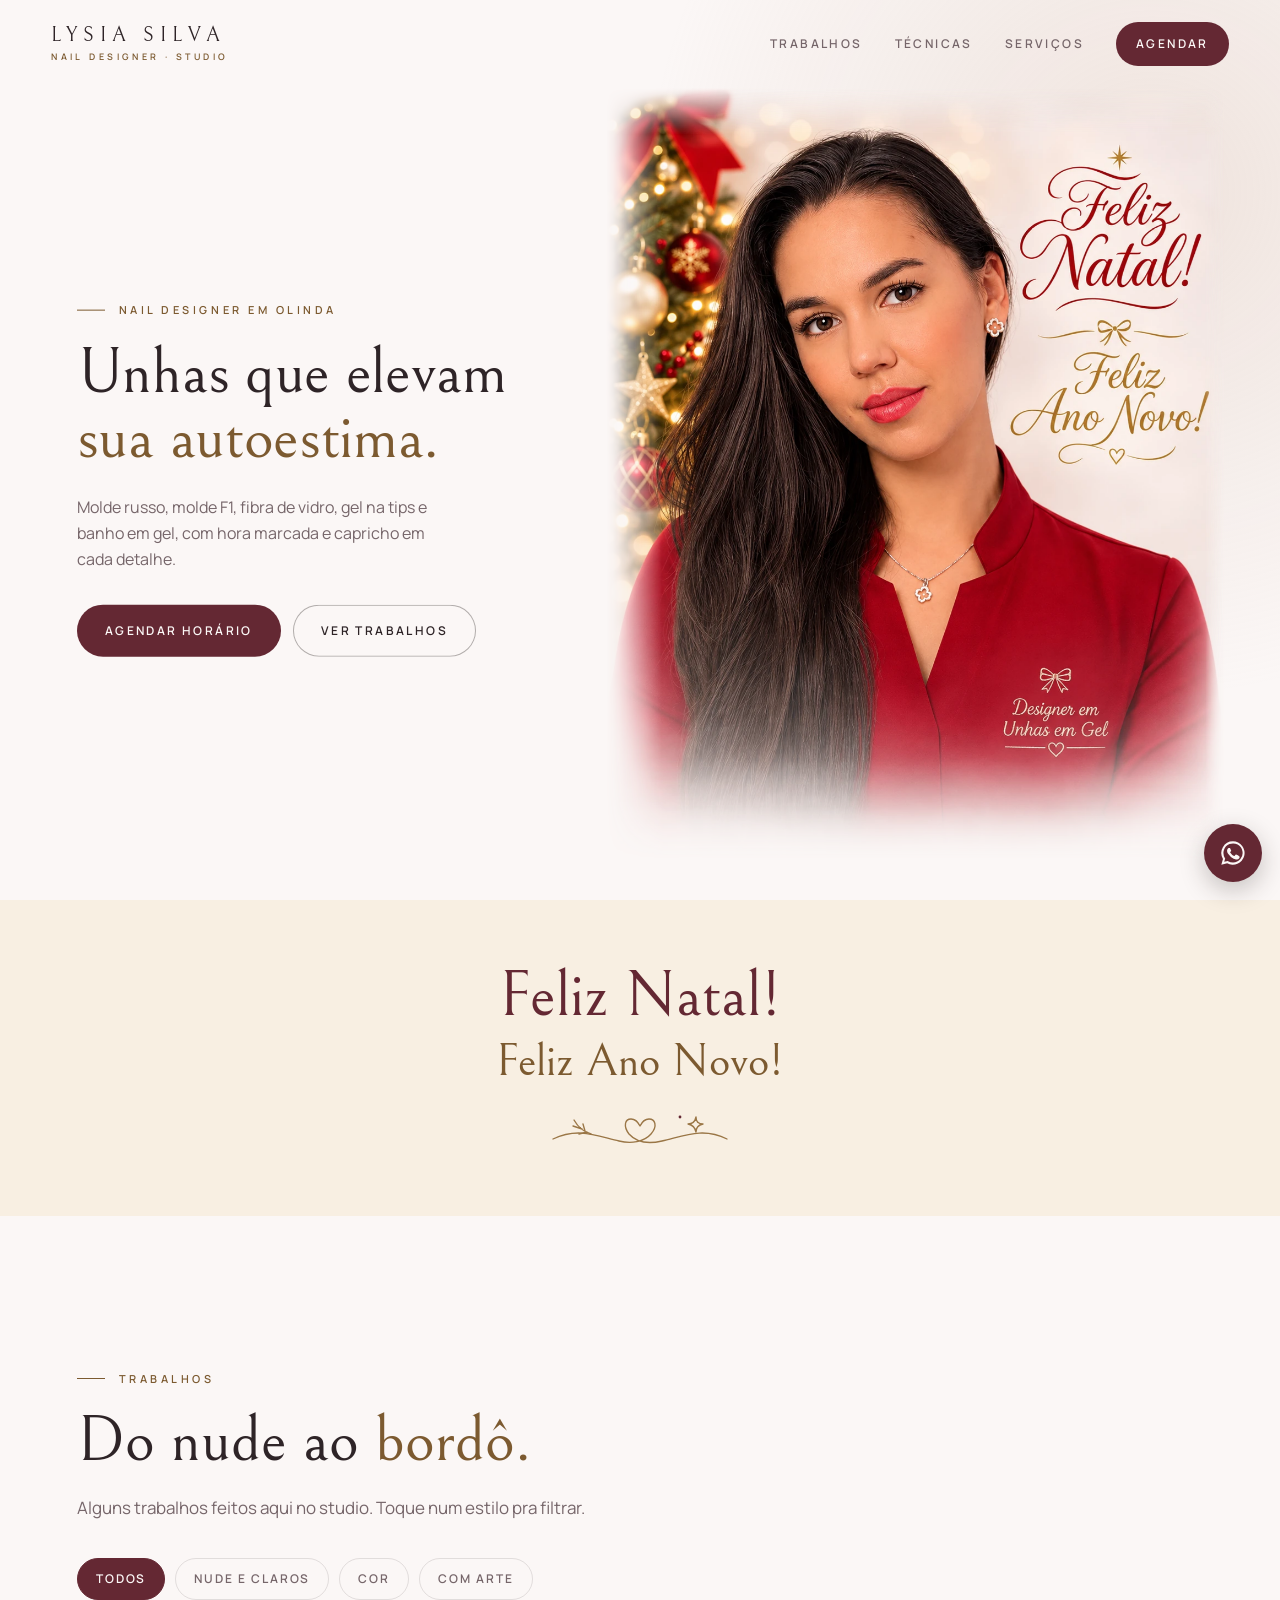
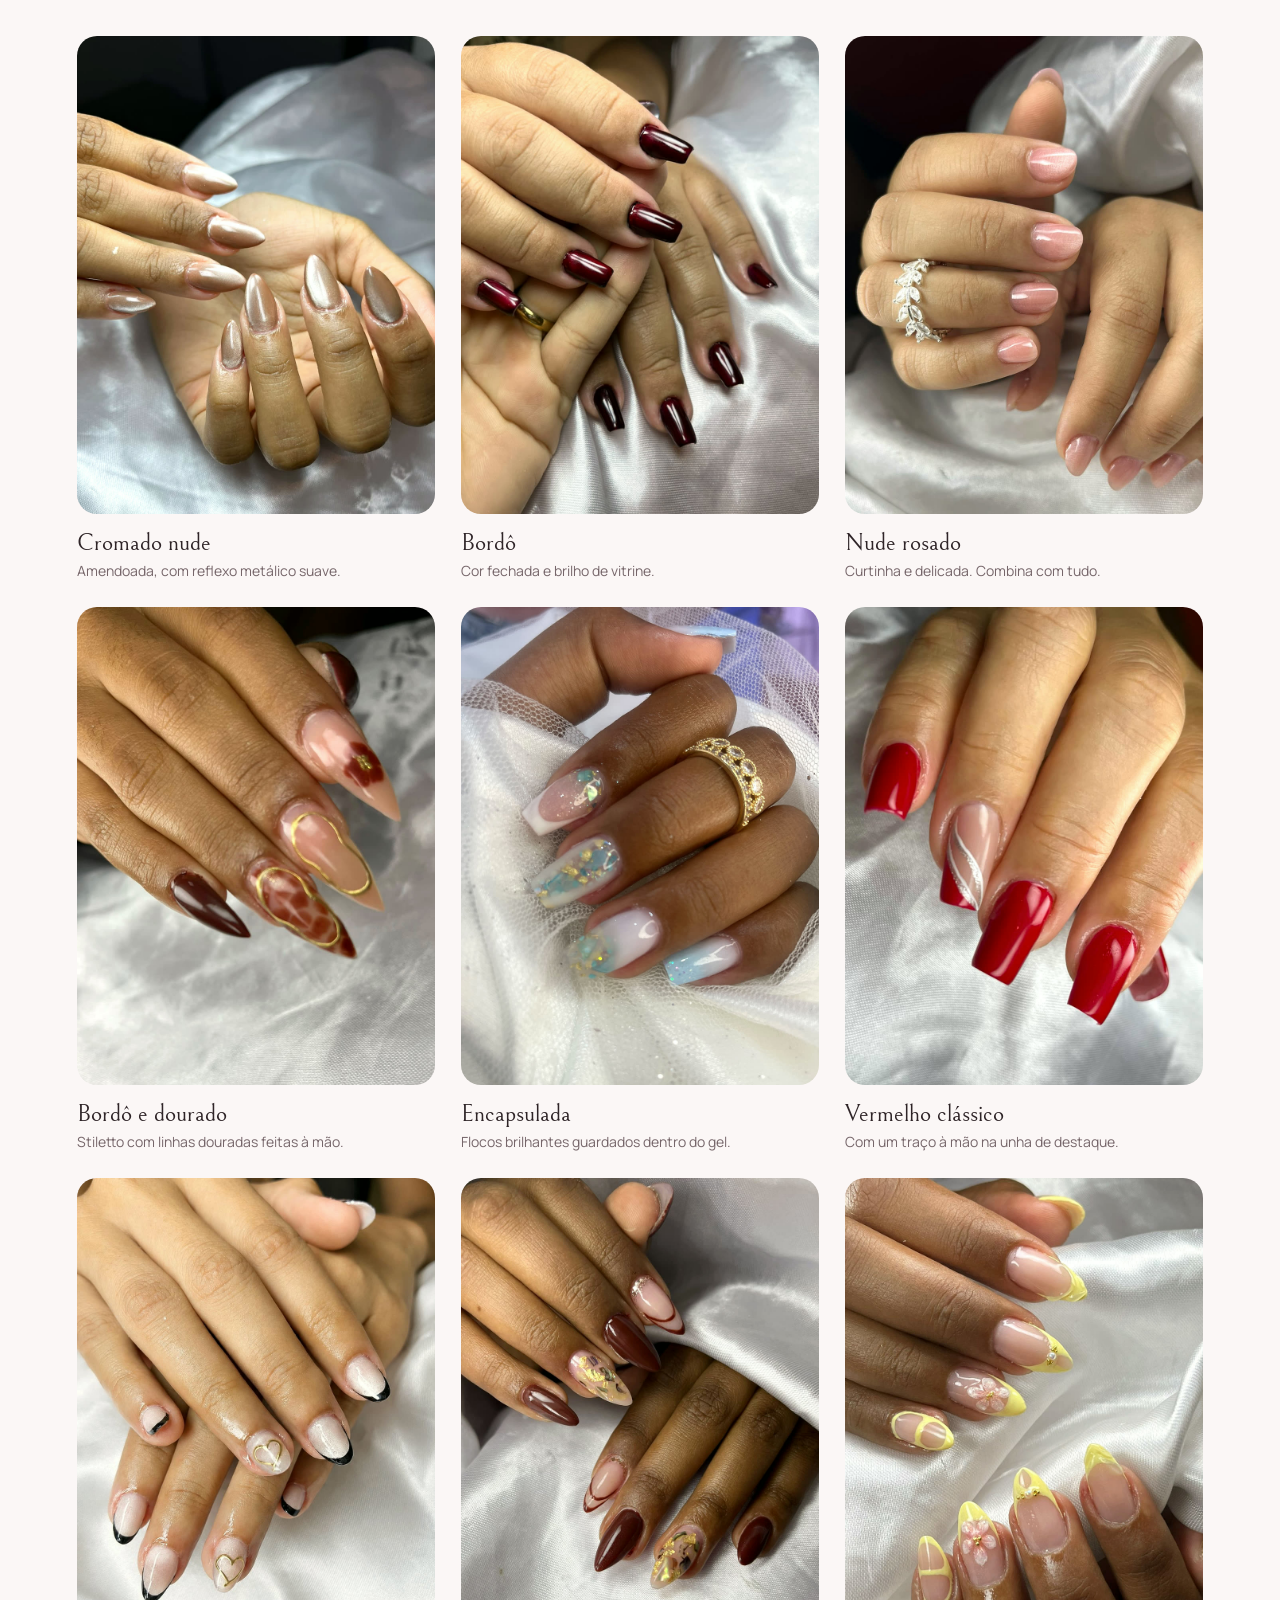
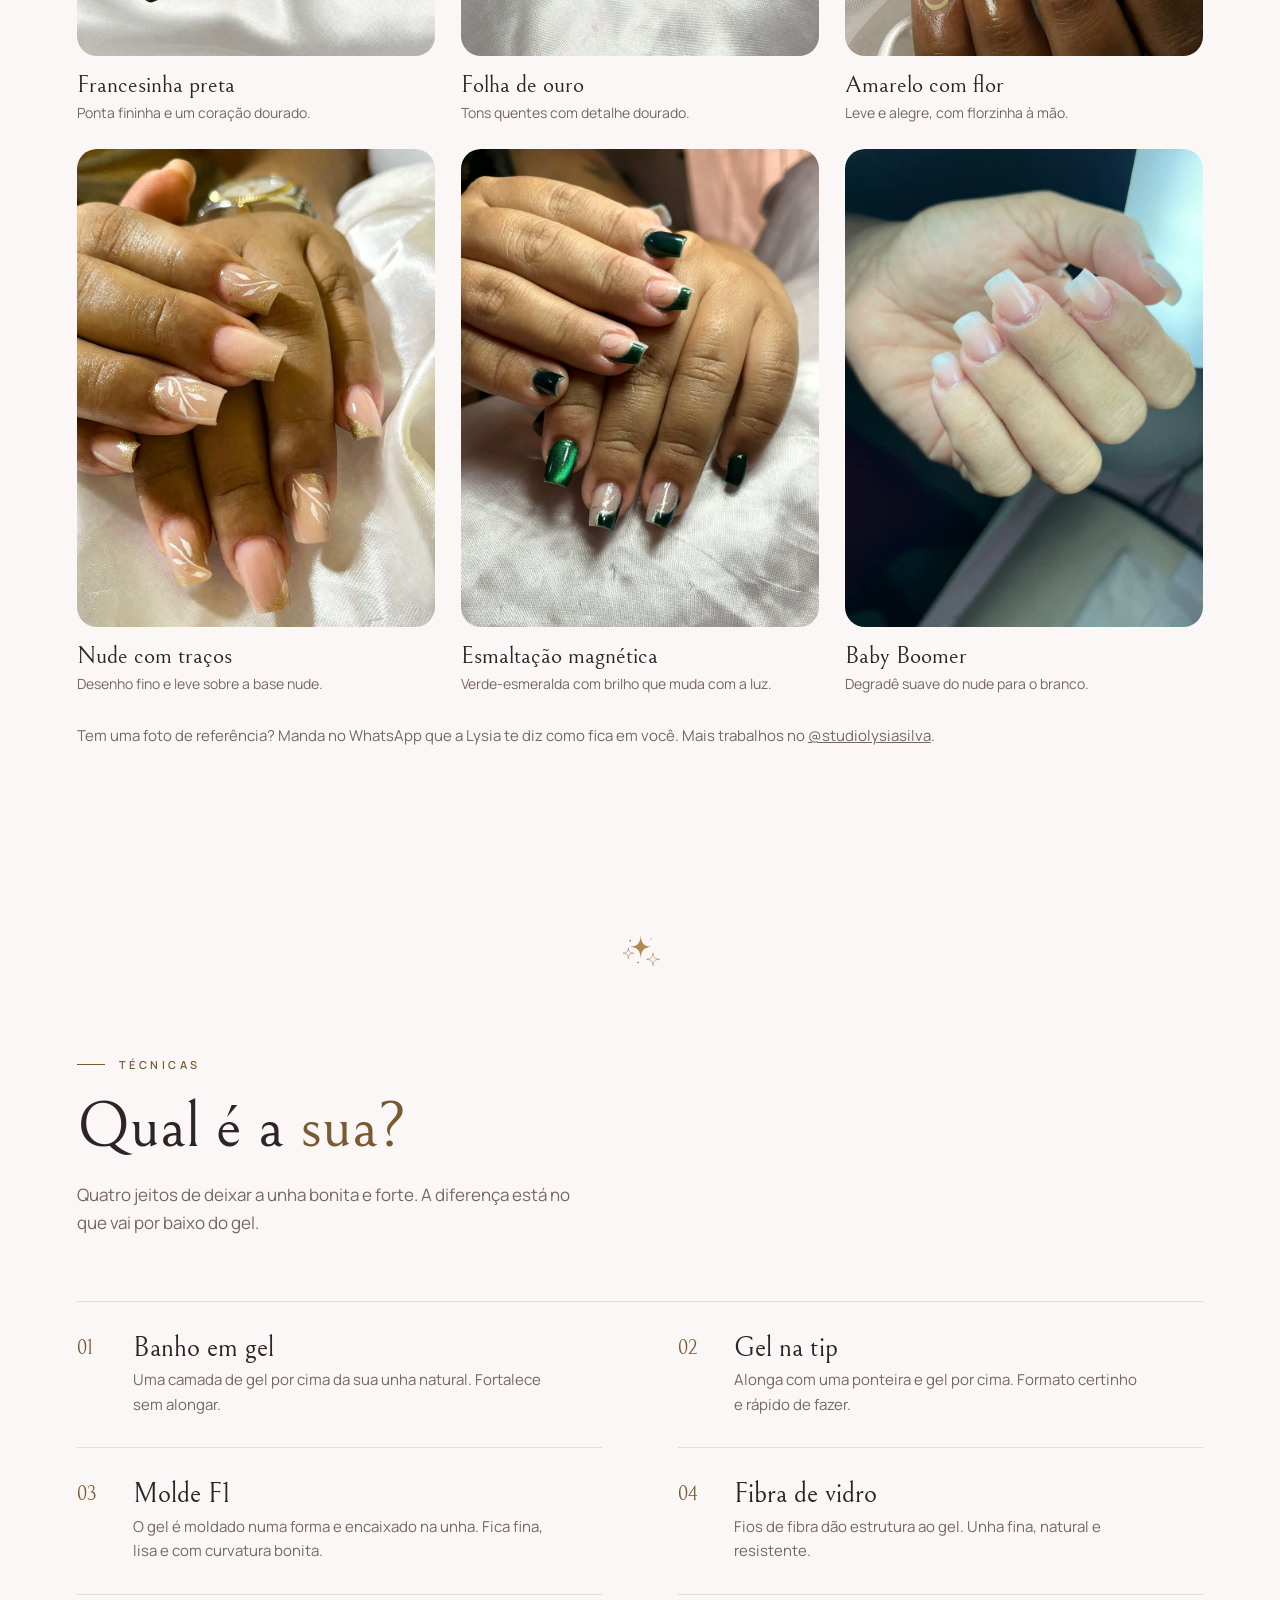
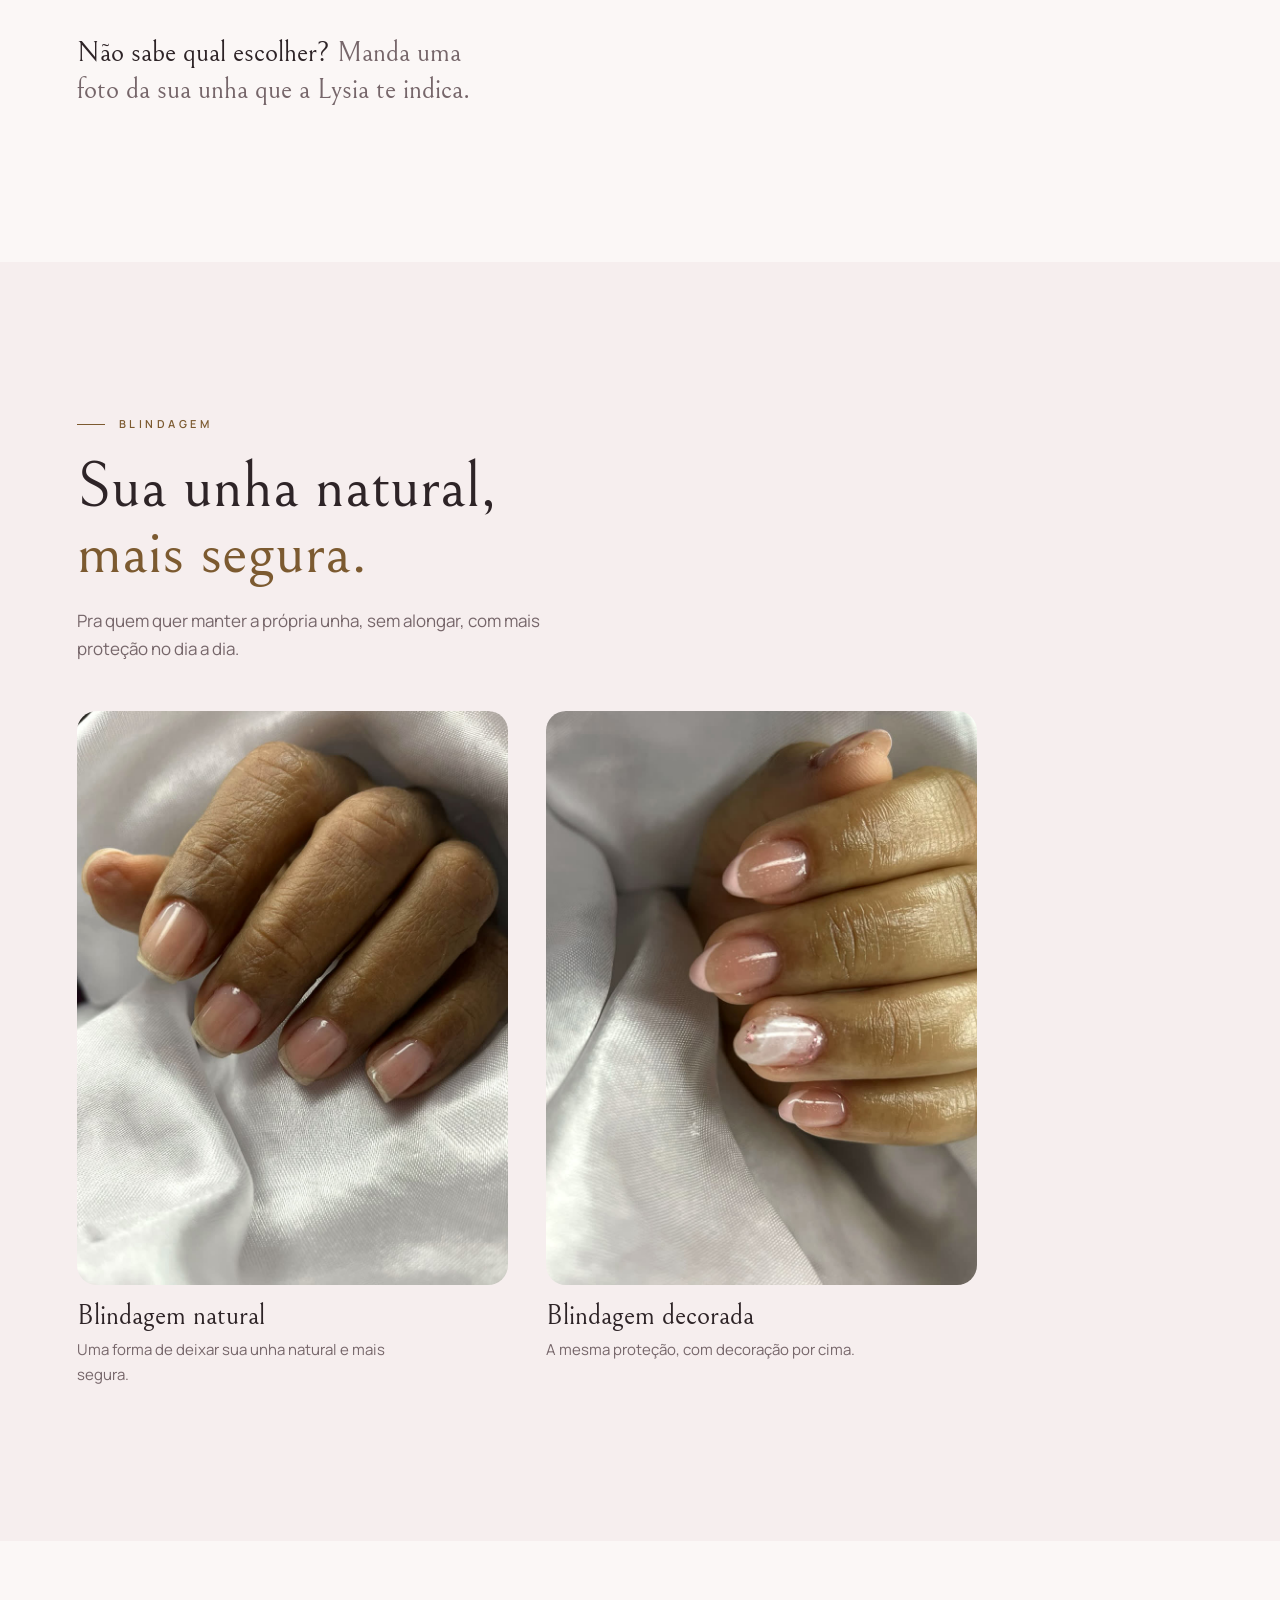
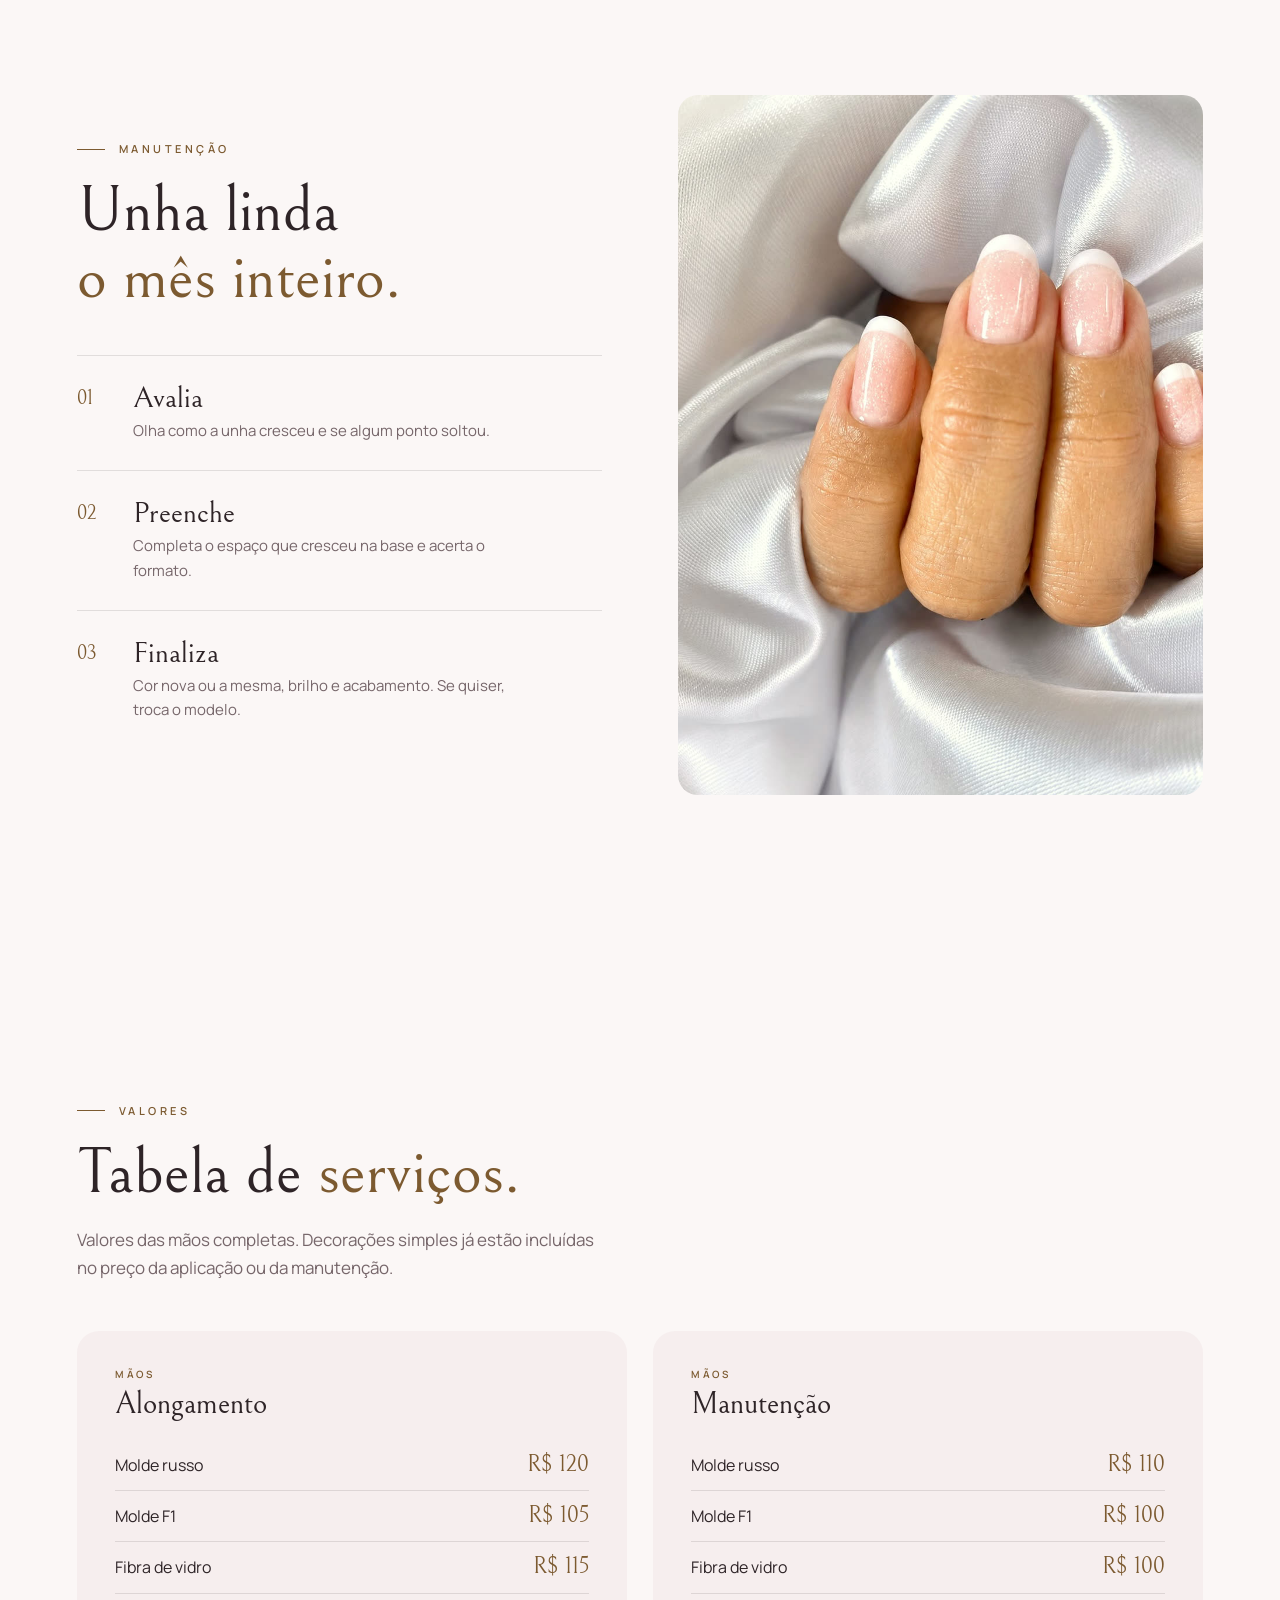
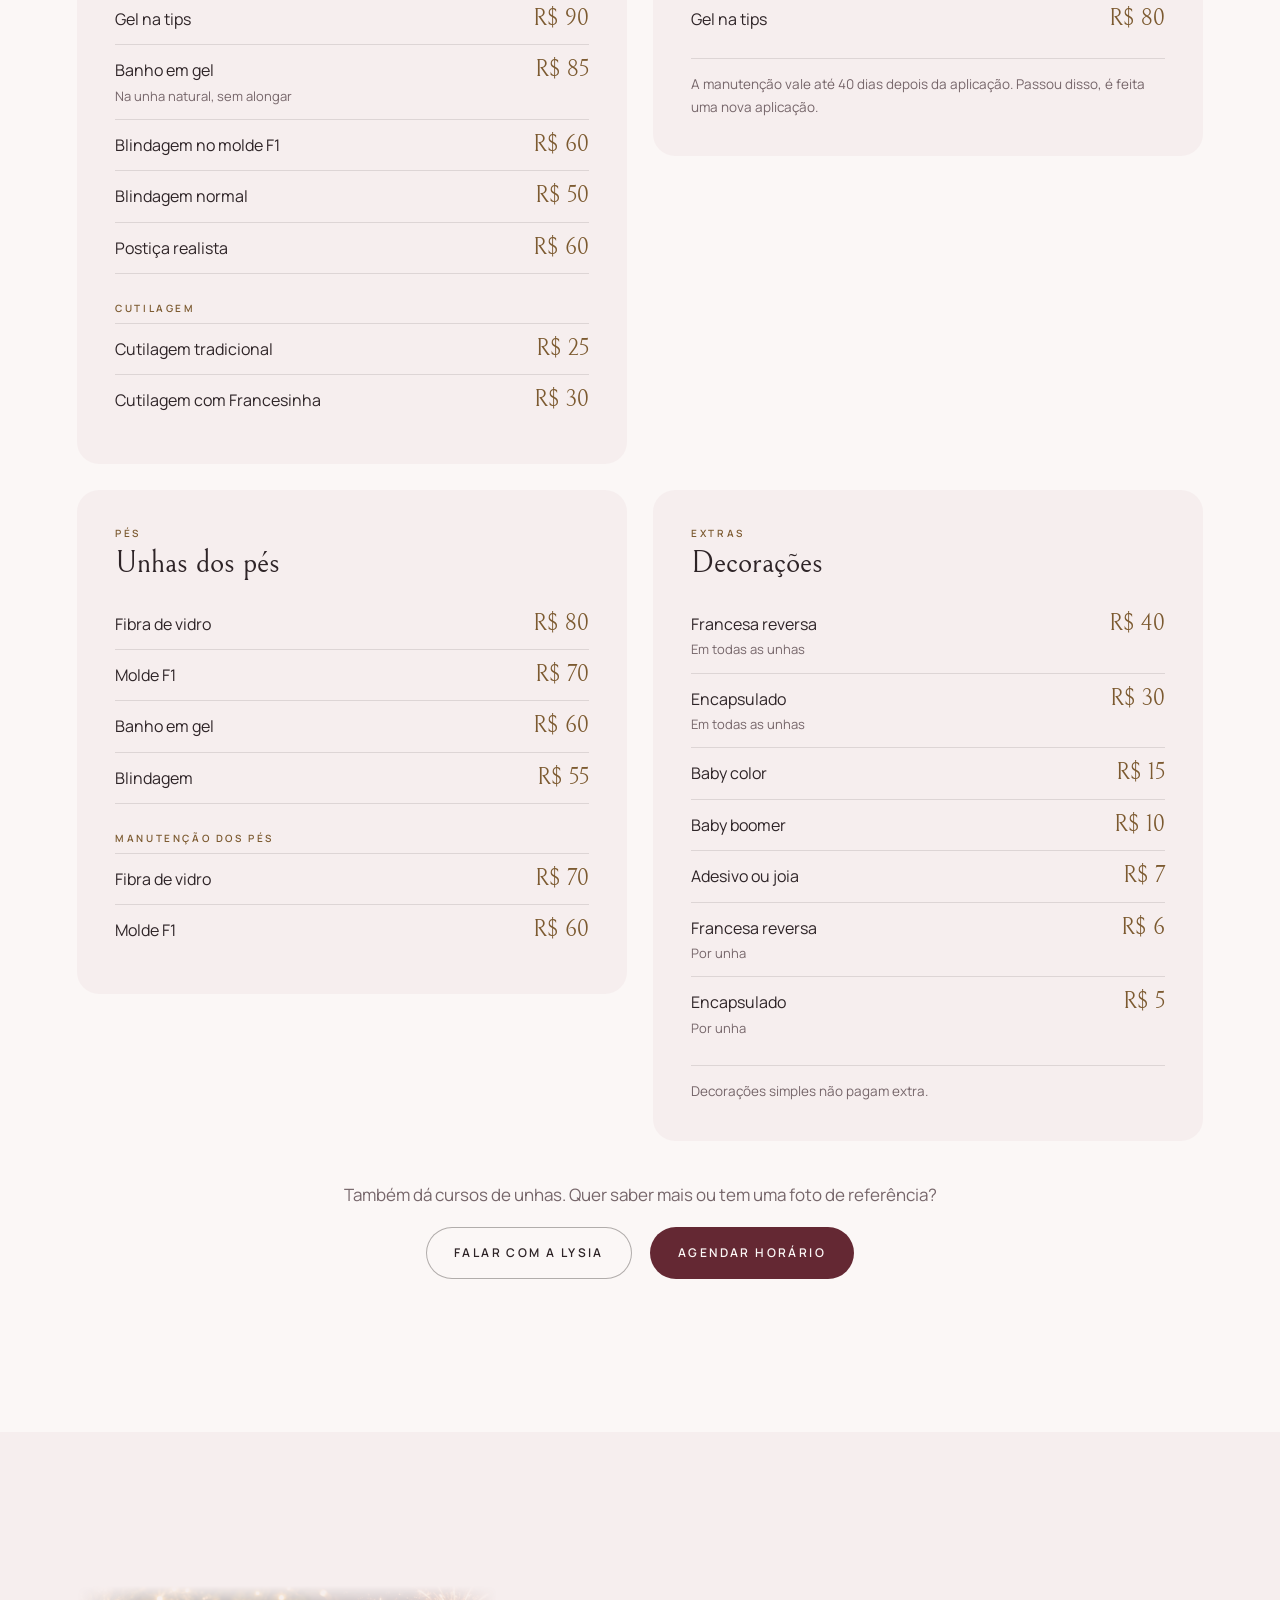
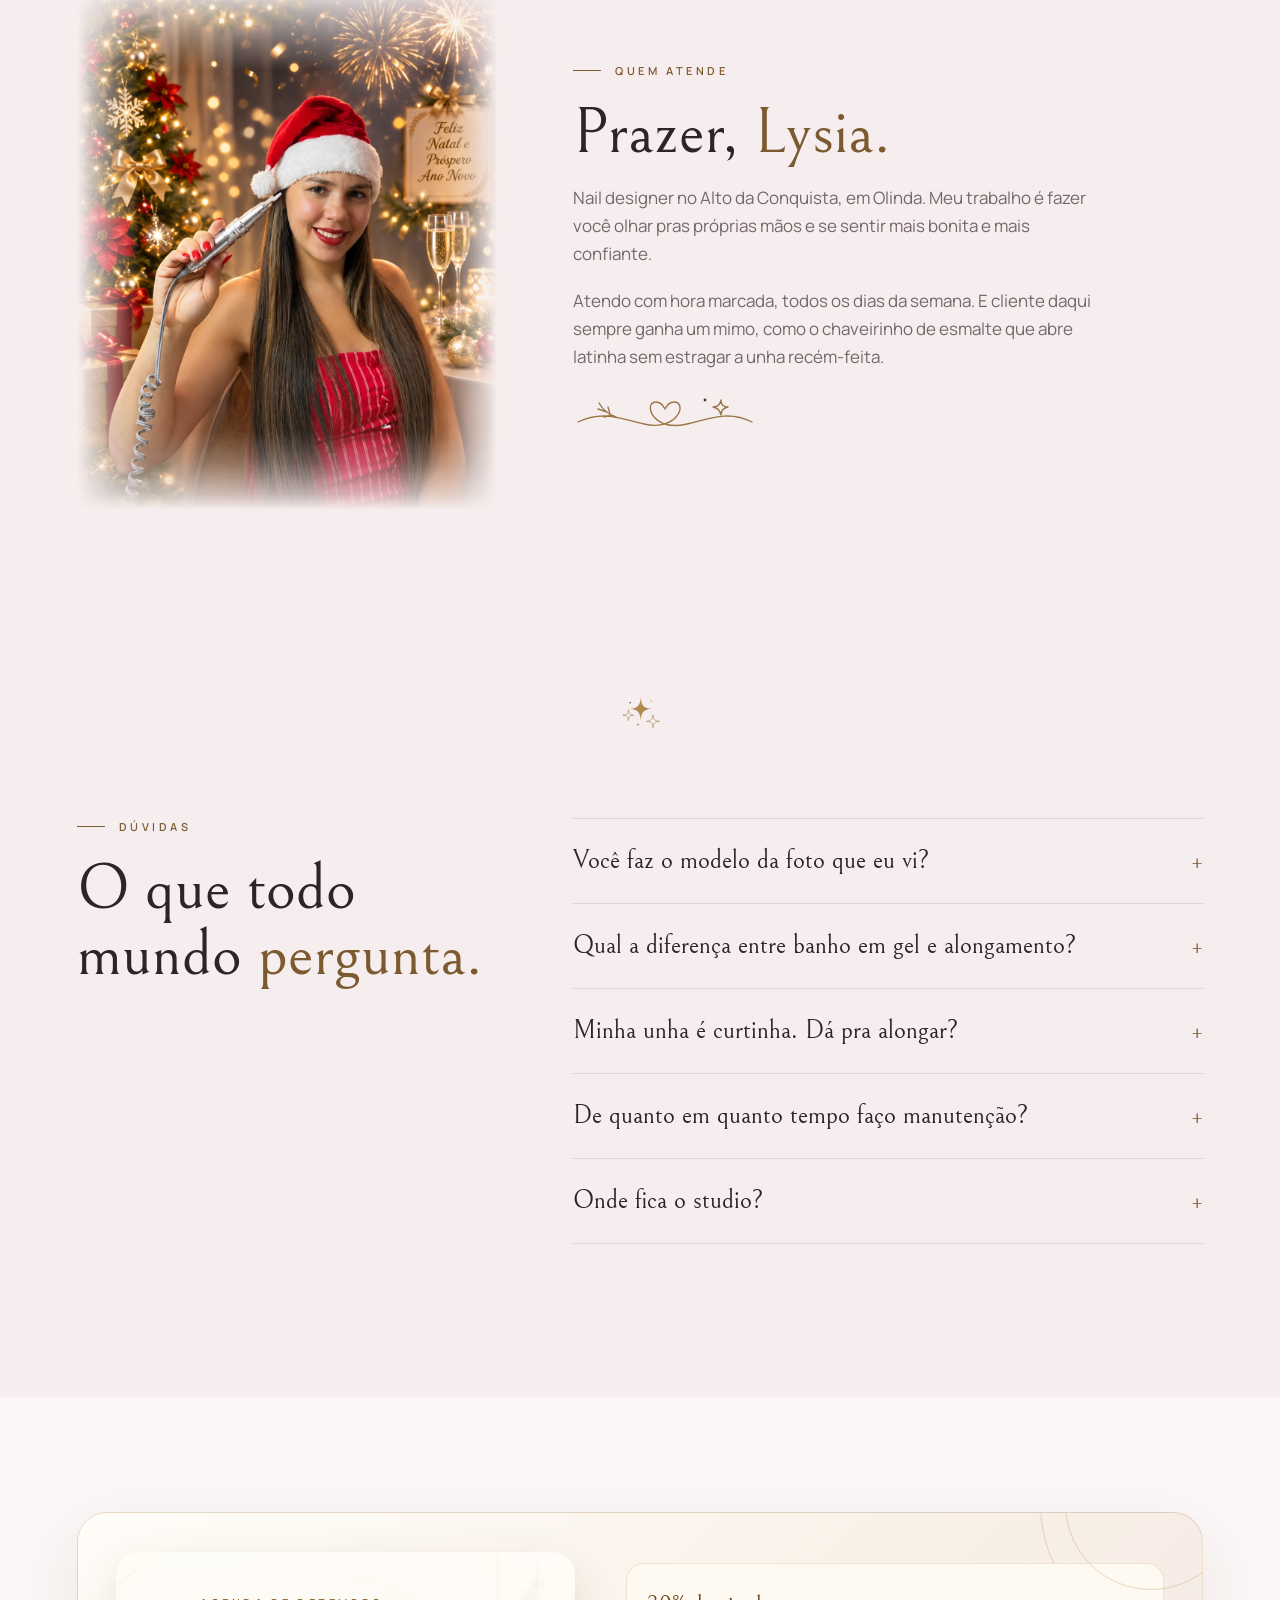
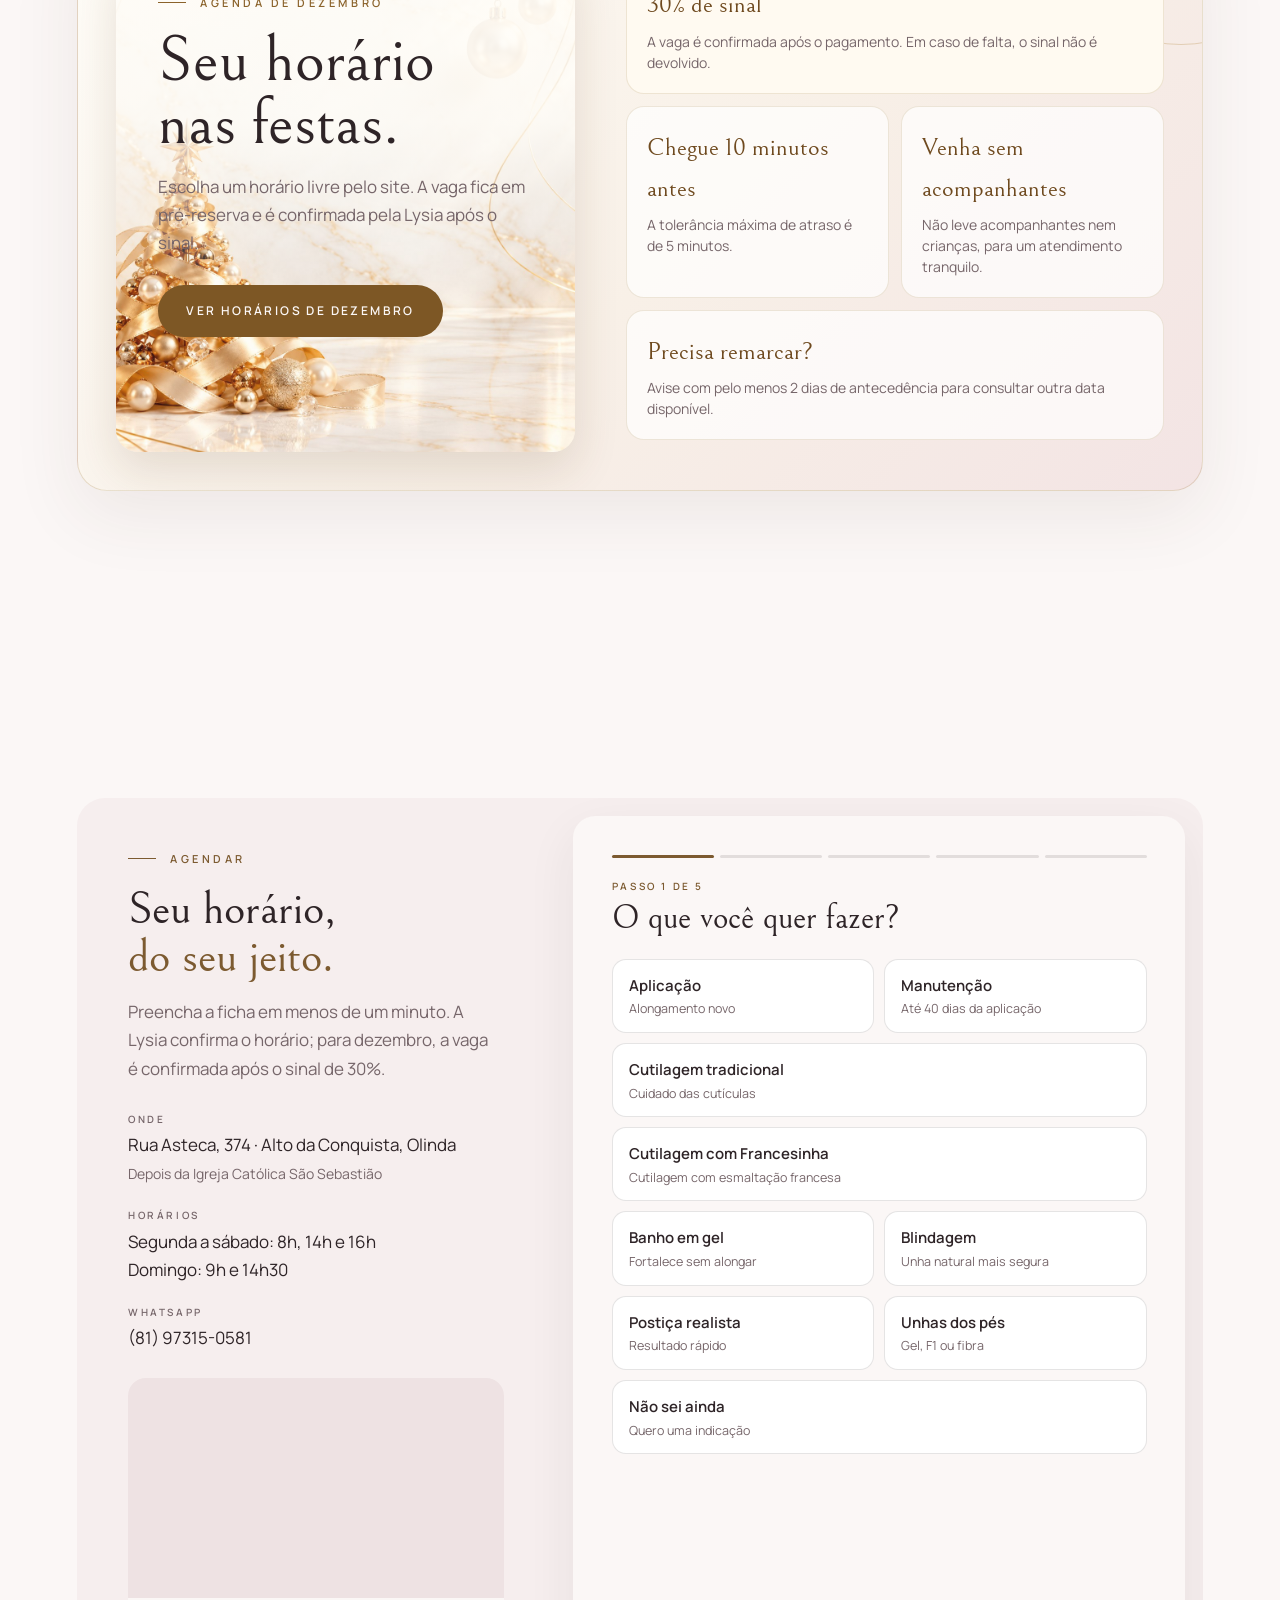
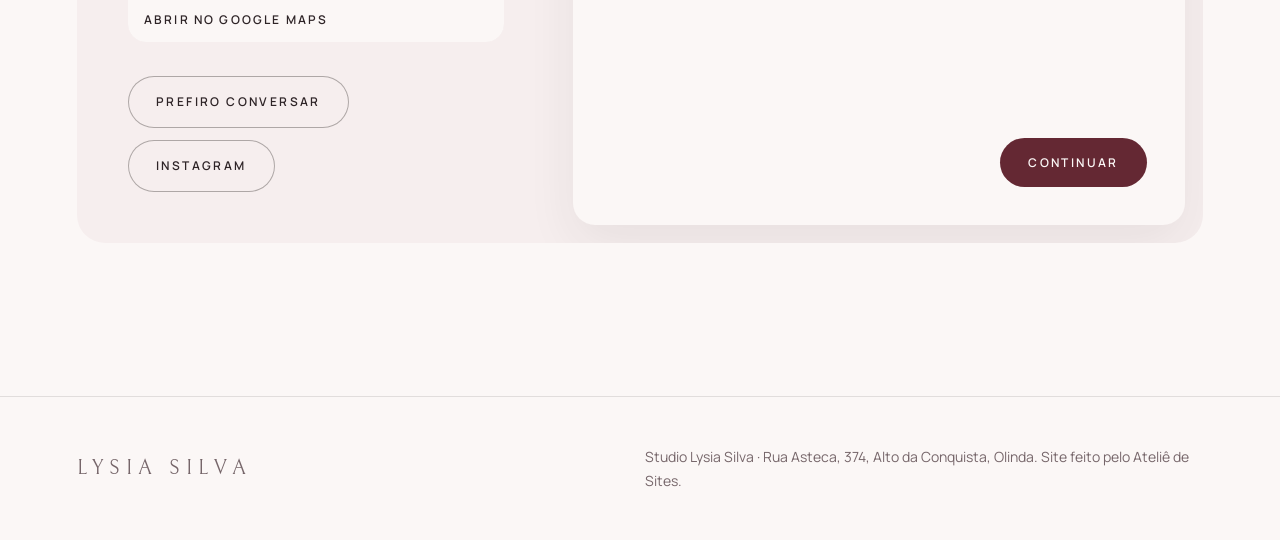
<file: index.html>
<!doctype html>
<html lang="pt-BR">
<head>
<meta charset="utf-8">
<meta name="viewport" content="width=device-width, initial-scale=1">
<title>Studio Lysia Silva · Nail designer em Olinda</title>
<meta name="description" content="Banho em gel, gel na tip, molde F1, fibra de vidro, manutenção e pé em gel em Olinda. Agende pelo WhatsApp com a nail designer Lysia Silva.">
<meta name="theme-color" content="#FAF7F4">
<meta property="og:title" content="Studio Lysia Silva · Nail designer">
<meta property="og:description" content="Unhas em gel com capricho em cada detalhe. Olinda, PE.">
<meta property="og:image" content="https://studiolysiasilva.com.br/assets/lysia-capa.jpg">
<meta property="og:url" content="https://studiolysiasilva.com.br/">
<link rel="canonical" href="https://studiolysiasilva.com.br/">
<link rel="icon" href="data:image/svg+xml,%3Csvg xmlns='http://www.w3.org/2000/svg' viewBox='0 0 64 64'%3E%3Crect width='64' height='64' rx='14' fill='%23FAF7F4'/%3E%3Ctext x='32' y='43' text-anchor='middle' font-family='Georgia,serif' font-size='28' fill='%232A2321'%3ELS%3C/text%3E%3C/svg%3E">
<link rel="preconnect" href="https://fonts.googleapis.com">
<link rel="preconnect" href="https://fonts.gstatic.com" crossorigin>
<link href="https://fonts.googleapis.com/css2?family=Bellefair&family=Manrope:wght@400;600&display=swap" rel="stylesheet">
<!-- TEMA DE NATAL: preload original em assets/lysia-capa.jpg -->
<link rel="preload" as="image" href="assets/natal/lysia-capa-festiva.webp">
<script type="application/ld+json">
{"@context":"https://schema.org","@type":"NailSalon","name":"Studio Lysia Silva","telephone":"+55 81 97315-0581","address":{"@type":"PostalAddress","streetAddress":"Rua Asteca, 374, Alto da Conquista","addressLocality":"Olinda","addressRegion":"PE","addressCountry":"BR"},"image":"https://studiolysiasilva.com.br/assets/lysia-capa.jpg","sameAs":["https://www.instagram.com/studiolysiasilva/"]}
</script>
<style>

:root{
  --canvas:#FAF7F4;
  --panel:#F3EDE8;
  --panel-2:#EAE1DA;
  --ink:#2A2321;
  --accent:#2A2321;
  --accent-hover:#4A3E3A;
  --mocha:#9C7B6E;
  --mocha-light:#E9DCD3;
  --text-primary:#2A2321;
  --text-secondary:#766964;
  --line:rgba(42,35,33,.12);
  --ease-out:cubic-bezier(.22,1,.36,1);
  --ease-soft:cubic-bezier(.45,0,.2,1);
  --serif:"Bellefair",Georgia,serif;
  --sans:"Manrope",system-ui,sans-serif;
}
*{box-sizing:border-box;margin:0;padding:0}
html,body{overflow-x:hidden;overflow-x:clip}
html{scroll-behavior:smooth}
body{background:var(--canvas);color:var(--text-primary);font-family:var(--sans);font-size:17px;line-height:1.65;-webkit-font-smoothing:antialiased;animation:pageIn 1s var(--ease-out) both}
@keyframes pageIn{from{opacity:0}to{opacity:1}}
img{display:block;max-width:100%}
a{color:inherit}
.sr{position:absolute;width:1px;height:1px;overflow:hidden;clip:rect(0 0 0 0);white-space:nowrap}
.skip{position:fixed;left:16px;top:-60px;z-index:50;background:var(--ink);color:var(--canvas);padding:10px 16px;text-decoration:none;transition:top .3s var(--ease-out)}
.skip:focus{top:16px}
:focus-visible{outline:1px solid var(--ink);outline-offset:4px}

/* ambiente fixo: brilho nude que anda devagar */
.env{position:fixed;inset:0;z-index:-1;pointer-events:none;overflow:hidden}
.env::before{content:"";position:absolute;width:90vmax;height:90vmax;right:-35vmax;top:-30vmax;border-radius:50%;background:radial-gradient(circle,rgba(214,186,170,.32),rgba(214,186,170,0) 62%);animation:drift 100s var(--ease-soft) infinite alternate;animation-delay:-40s}
@keyframes drift{to{transform:translate(-60vmax,60vmax)}}

/* nav */
nav{position:fixed;top:0;left:0;right:0;z-index:20;display:flex;align-items:center;justify-content:space-between;padding:22px clamp(16px,4vw,56px);transition:background .5s var(--ease-out),padding .5s var(--ease-out),box-shadow .5s var(--ease-out)}
nav.solid{background:rgba(250,247,244,.9);backdrop-filter:blur(12px);padding-top:14px;padding-bottom:14px;box-shadow:0 1px 0 var(--line)}
.logo{text-decoration:none;display:flex;flex-direction:column;line-height:1}
.logo b{font-family:var(--serif);font-weight:400;font-size:26px;letter-spacing:.42em;margin-right:-.42em}
.logo small{font-size:9px;font-weight:600;letter-spacing:.38em;text-transform:uppercase;color:var(--mocha);margin-top:6px}
.navlinks{display:flex;gap:32px;align-items:center;font-size:12px;font-weight:600;letter-spacing:.2em;text-transform:uppercase}
.navlinks a{text-decoration:none;color:var(--text-secondary);transition:color .3s var(--ease-out)}
.navlinks a:hover{color:var(--text-primary)}
@media (max-width:860px){.navlinks a:not(.btn){display:none}}

.btn{position:relative;overflow:hidden;display:inline-flex;align-items:center;justify-content:center;font-family:var(--sans);font-weight:600;font-size:12px;letter-spacing:.2em;text-transform:uppercase;padding:16px 28px;border:0;border-radius:999px;cursor:pointer;text-decoration:none;background:var(--ink);color:var(--canvas) !important;transition:background .35s var(--ease-out),transform .35s var(--ease-out)}
.btn::after{content:"";position:absolute;top:0;bottom:0;width:36%;left:-60%;background:linear-gradient(100deg,rgba(255,255,255,0),rgba(255,255,255,.35),rgba(255,255,255,0));transform:skewX(-18deg);transition:left .8s var(--ease-out)}
.btn:hover{background:var(--accent-hover)}
.btn:hover::after{left:125%}
.btn.ghost{background:transparent;color:var(--text-primary) !important;box-shadow:inset 0 0 0 1px rgba(42,35,33,.35)}
.btn.ghost:hover{box-shadow:inset 0 0 0 1px var(--ink)}
.navlinks .btn{padding:12px 20px}
@media (pointer:coarse){.btn{min-height:44px}}

/* ---------- HERO: tela dividida, a foto troca de modelo enquanto rola ---------- */
.hero{position:relative;height:380vh}
.stage{position:sticky;top:0;height:100vh;height:100svh;overflow:hidden;display:grid;grid-template-columns:46% 54%}
.copy{position:relative}
.frame{position:relative;overflow:hidden;background:var(--panel);margin:88px clamp(16px,3vw,48px) 40px 0;border-radius:200px 200px 24px 24px}
.slide{position:absolute;inset:0;opacity:var(--o,0);will-change:opacity,transform}
.slide .photo{position:absolute;inset:0;background-size:cover;background-position:50% 50%;transform:scale(var(--z,1));will-change:transform}
.slide .glint{position:absolute;inset:0;overflow:hidden;mix-blend-mode:soft-light}
.slide .glint i{position:absolute;top:-20%;bottom:-20%;width:16%;left:0;transform:translateX(var(--gx,-200%)) skewX(-18deg);background:linear-gradient(90deg,rgba(255,255,255,0),rgba(255,255,255,.95) 50%,rgba(255,255,255,0));filter:blur(10px);opacity:var(--go,0)}
.style-tag{position:absolute;left:50%;bottom:22px;transform:translateX(-50%);font-size:11px;font-weight:600;letter-spacing:.26em;text-transform:uppercase;background:rgba(250,247,244,.88);backdrop-filter:blur(8px);padding:9px 16px;border-radius:999px;white-space:nowrap;transition:opacity .4s var(--ease-out)}
.band{position:absolute;left:clamp(16px,6vw,96px);right:clamp(16px,3vw,48px);top:50%;transform:translateY(-42%);opacity:0;pointer-events:none}
.band.live{pointer-events:auto}
.kicker{font-size:11px;font-weight:600;letter-spacing:.32em;text-transform:uppercase;color:var(--mocha);margin-bottom:22px;display:flex;align-items:center;gap:14px}
.kicker::before{content:"";width:28px;height:1px;background:currentColor}
.band h1,.band h2{font-family:var(--serif);font-weight:400;line-height:1.02;font-size:clamp(44px,5vw,82px);letter-spacing:-.005em}
.band em,.static-copy em{font-style:normal;color:var(--mocha)}
.band p{font-size:clamp(16px,1.2vw,18px);color:var(--text-secondary);max-width:36ch;margin-top:22px}
.band .row{display:flex;gap:12px;flex-wrap:wrap;margin-top:32px}
.count{position:absolute;left:clamp(16px,6vw,96px);bottom:40px;font-size:11px;font-weight:600;letter-spacing:.3em;color:var(--text-secondary);display:flex;align-items:center;gap:14px}
.count i{display:block;width:90px;height:1px;background:var(--line);position:relative;overflow:hidden}
.count i::after{content:"";position:absolute;inset:0;background:var(--ink);transform-origin:left;transform:scaleX(var(--pp,0))}
.w{display:inline-block;white-space:nowrap}
.c{display:inline-block}
/* entrada 1: letras acendem da esquerda pra direita, como o reflexo correndo */
.e-shine .c{--kc:clamp(0,(var(--k,0) - var(--th,0))*3.2,1);opacity:var(--kc);transform:translateY(calc((1 - var(--kc))*.35em))}
.e-shine p{opacity:clamp(0,(var(--k,0) - .5)*3,1)}
/* entrada 2: palavras sobem como camadas sendo aplicadas */
.e-layer .w{--kc:clamp(0,(var(--k,0) - var(--th,0))*3,1);opacity:var(--kc);transform:translateY(calc((1 - var(--kc))*28px))}
.e-layer p{opacity:clamp(0,(var(--k,0) - .55)*3,1)}
/* entrada 3: chegada em degraus */
.e-rise .w{--kc:clamp(0,(var(--k,0) - var(--th,0))*3,1);opacity:var(--kc);transform:translateY(calc((1 - var(--kc))*28px))}
.e-rise p{opacity:clamp(0,(var(--k,0) - .6)*4,1)}
.e-rise .row{--kb:clamp(0,(var(--k,0) - .75)*5,1);opacity:var(--kb);transform:translateY(calc((1 - var(--kb))*14px))}
@media (max-width:860px){
  .stage{grid-template-columns:1fr;grid-template-rows:56% 44%}
  .frame{margin:76px 16px 0;border-radius:140px 140px 20px 20px;grid-row:1}
  .copy{grid-row:2}
  .band{top:24px;transform:none;left:16px;right:16px}
  .band h1,.band h2{font-size:clamp(34px,9.5vw,50px)}
  .band p{margin-top:12px;font-size:15px}
  .band .row{margin-top:18px}
  .kicker{margin-bottom:12px}
  .count{bottom:20px;left:16px}
}
.static-copy{display:none}
@media (prefers-reduced-motion:reduce){
  .hero{height:auto}
  .stage{position:relative}
  .band,.count{display:none}
  .static-copy{display:block;position:absolute;left:clamp(16px,6vw,96px);right:16px;top:50%;transform:translateY(-45%)}
  .static-copy h1{font-family:var(--serif);font-weight:400;font-size:clamp(40px,5vw,78px);line-height:1.04}
  .static-copy p{color:var(--text-secondary);margin-top:18px;max-width:36ch}
  .static-copy .row{display:flex;gap:12px;flex-wrap:wrap;margin-top:28px}
}
@media (prefers-reduced-motion:reduce) and (max-width:860px){.static-copy{top:20px;transform:none}}

/* ---------- SEÇÕES ---------- */
section{position:relative;padding:clamp(96px,12vw,170px) clamp(16px,6vw,96px)}
.wrap{max-width:1180px;margin:0 auto}
.label{font-size:11px;font-weight:600;letter-spacing:.32em;text-transform:uppercase;color:var(--mocha);display:flex;align-items:center;gap:14px}
.label::before{content:"";width:28px;height:1px;background:currentColor}
h2.title{font-family:var(--serif);font-weight:400;font-size:clamp(40px,5vw,72px);line-height:1.04;margin-top:20px;max-width:15ch}
.lede{color:var(--text-secondary);max-width:52ch;margin-top:20px}

/* palavra com reflexo (assinatura repetida nos títulos) */
.gloss{display:inline-block;background:linear-gradient(100deg,var(--mocha) 0%,var(--mocha) 42%,#F5E6DD 50%,var(--mocha) 58%,var(--mocha) 100%);background-size:260% 100%;background-position:100% 0;-webkit-background-clip:text;background-clip:text;-webkit-text-fill-color:transparent;transition:background-position 1.8s var(--ease-out) .35s}
.in .gloss,.gloss.in{background-position:0 0}

/* modelos: galeria com filtro por estilo */
#modelos{padding-top:clamp(80px,9vw,130px)}
.chips{display:flex;flex-wrap:wrap;gap:10px;margin-top:36px}
.chip{font:inherit;font-size:12px;font-weight:600;letter-spacing:.16em;text-transform:uppercase;padding:10px 18px;border-radius:999px;border:1px solid var(--line);background:transparent;color:var(--text-secondary);cursor:pointer;transition:background .3s var(--ease-out),color .3s var(--ease-out),border-color .3s var(--ease-out)}
.chip:hover{border-color:var(--ink);color:var(--ink)}
.chip[aria-pressed="true"]{background:var(--ink);border-color:var(--ink);color:var(--canvas)}
.gallery{display:grid;grid-template-columns:repeat(3,1fr);gap:clamp(14px,2vw,26px);margin-top:36px}
.card{position:relative;transition:opacity .5s var(--ease-out),transform .5s var(--ease-out)}
.gallery .card.rv.dim{opacity:.18;transform:scale(.97)}
.card figure{aspect-ratio:3/4;overflow:hidden;border-radius:18px;background:var(--panel)}
.card:nth-child(3n+2) figure{border-radius:120px 120px 18px 18px}
.card img{width:100%;height:100%;object-fit:cover;transition:transform 1.2s var(--ease-out)}
.card:hover img{transform:scale(1.04)}
.card h3{font-family:var(--serif);font-weight:400;font-size:26px;margin-top:16px;line-height:1.1}
.card p{color:var(--text-secondary);font-size:14px;margin-top:4px}
.gallery-note{margin-top:30px;color:var(--text-secondary);font-size:15px}
@media (max-width:860px){.gallery{grid-template-columns:1fr 1fr}.card:nth-child(3n+2) figure{border-radius:18px}.card:nth-child(odd) figure{border-radius:90px 90px 16px 16px}}

/* dores: lista numerada em duas colunas */
#dores{background:var(--panel)}
.pains{display:grid;grid-template-columns:1fr 1fr;gap:0 clamp(32px,6vw,96px);margin-top:64px;border-top:1px solid var(--line)}
.pain{display:grid;grid-template-columns:56px 1fr;gap:4px 0;padding:30px 0;border-bottom:1px solid var(--line)}
.pain span{font-family:var(--serif);font-size:20px;color:var(--mocha);grid-row:span 2}
.pain h3{font-family:var(--serif);font-weight:400;font-size:28px;line-height:1.15}
.pain p{color:var(--text-secondary);font-size:15px}
.fix{margin-top:40px;font-family:var(--serif);font-size:clamp(24px,2.2vw,32px);line-height:1.3;max-width:30ch}
.fix span{color:var(--text-secondary)}
@media (max-width:760px){.pains{grid-template-columns:1fr}}

/* como é feito: passos à esquerda, foto à direita */
.how{display:grid;grid-template-columns:1fr 1fr;gap:clamp(32px,6vw,96px);align-items:center}
.how figure{position:relative;aspect-ratio:4/5;overflow:hidden;border-radius:220px 220px 24px 24px}
.how figure img{width:100%;height:100%;object-fit:cover;transform:scale(1.08);transition:transform 1.8s var(--ease-out)}
.how figure.in img{transform:scale(1)}
.steps{list-style:none;margin-top:44px;counter-reset:s}
.steps li{padding:26px 0;border-top:1px solid var(--line);display:grid;grid-template-columns:56px 1fr;gap:4px 0}
.steps li::before{counter-increment:s;content:"0" counter(s);font-family:var(--serif);font-size:20px;color:var(--mocha);grid-row:span 2}
.steps b{font-family:var(--serif);font-weight:400;font-size:30px;line-height:1.1}
.steps span{color:var(--text-secondary);font-size:15px;max-width:42ch}
@media (max-width:860px){.how{grid-template-columns:1fr}.how figure{aspect-ratio:4/3;border-radius:24px}}

/* cabine: segure para curar */
#cabine{background:var(--panel)}
.cure{display:grid;grid-template-columns:1.25fr .75fr;gap:clamp(32px,5vw,80px);align-items:center;margin-top:64px}
.booth{position:relative;overflow:hidden;aspect-ratio:4/3;background:var(--panel-2);border-radius:24px}
.booth img{position:absolute;inset:0;width:100%;height:100%;object-fit:cover}
.booth .gl{opacity:var(--cp,0)}
.booth .uv{position:absolute;inset:0;pointer-events:none;background:radial-gradient(ellipse 85% 70% at 50% 0%,rgba(150,110,255,.5),rgba(150,110,255,0) 70%);opacity:calc(var(--on,0)*.85);transition:opacity .4s var(--ease-out);mix-blend-mode:multiply}
.booth .tag{position:absolute;font-size:11px;font-weight:600;letter-spacing:.24em;text-transform:uppercase;color:var(--ink);background:rgba(250,247,244,.88);padding:8px 14px;border-radius:999px;backdrop-filter:blur(8px)}
.booth .timer{right:16px;top:16px;font-variant-numeric:tabular-nums}
.booth .state{left:16px;bottom:16px}
.cure ol{list-style:none}
.cure li{padding:18px 0;border-top:1px solid var(--line);opacity:.38;transition:opacity .6s var(--ease-out)}
.cure li b{font-family:var(--serif);font-weight:400;font-size:26px;display:block}
.cure li span{color:var(--text-secondary);font-size:15px}
.cure li.lit{opacity:1}
.hold{margin-top:30px;user-select:none;-webkit-user-select:none;touch-action:none}
.hold .fill{position:absolute;inset:0;background:var(--mocha);transform-origin:left;transform:scaleX(var(--hp,0))}
.hold span{position:relative;z-index:1}
.cure.done .hold{pointer-events:none;opacity:.55}
@media (max-width:860px){.cure{grid-template-columns:1fr}}

/* preços: cardápio em duas colunas */
.menu{margin-top:64px;display:grid;grid-template-columns:1fr 1fr;gap:0 clamp(32px,6vw,96px)}
.item{display:grid;grid-template-columns:1fr auto;gap:6px 24px;align-items:baseline;padding:28px 0;border-top:1px solid var(--line)}
.item h3{font-family:var(--serif);font-weight:400;font-size:30px;line-height:1.1}
.item .price{font-family:var(--serif);font-size:26px;color:var(--mocha)}
.item p{grid-column:1/-1;color:var(--text-secondary);font-size:15px;max-width:44ch}
.item small{font-size:11px;font-weight:600;letter-spacing:.24em;text-transform:uppercase;color:var(--text-secondary)}
@media (max-width:860px){.menu{grid-template-columns:1fr}}

/* dúvidas */
#duvidas{background:var(--panel)}
.faq{display:grid;grid-template-columns:.8fr 1.2fr;gap:clamp(32px,6vw,96px);align-items:start}
.faq .head{position:sticky;top:130px}
.faq details{border-top:1px solid var(--line)}
.faq details:last-child{border-bottom:1px solid var(--line)}
.faq summary{list-style:none;cursor:pointer;display:flex;justify-content:space-between;align-items:baseline;gap:24px;padding:26px 0;font-family:var(--serif);font-size:clamp(23px,2vw,28px);line-height:1.25}
.faq summary::-webkit-details-marker{display:none}
.faq summary i{font-style:normal;font-size:22px;color:var(--mocha);transition:transform .4s var(--ease-out)}
.faq details[open] summary i{transform:rotate(45deg)}
.faq .a{color:var(--text-secondary);padding:0 0 26px;max-width:60ch}
@media (max-width:860px){.faq{grid-template-columns:1fr}.faq .head{position:static}}

/* agendar */
.book{display:grid;grid-template-columns:1fr 1fr;background:var(--panel);border-radius:28px;overflow:hidden}
.book .pic{min-height:500px;background:url("assets/agendar.jpg") 50% 60%/cover}
.book form{padding:clamp(28px,4vw,64px)}
.book h2{font-family:var(--serif);font-weight:400;font-size:clamp(36px,3.6vw,54px);line-height:1.05;margin-top:18px}
.book .small{color:var(--text-secondary);font-size:15px;margin-top:12px}
.field{margin-top:20px}
.field label{display:block;font-size:10px;font-weight:600;letter-spacing:.26em;text-transform:uppercase;color:var(--text-secondary);margin-bottom:8px}
.field input,.field select{width:100%;font:inherit;font-size:16px;color:var(--text-primary);background:transparent;border:0;border-bottom:1px solid rgba(42,35,33,.4);padding:10px 0;transition:border-color .3s var(--ease-out)}
.field input::placeholder{color:#9D918C}
.field input:focus,.field select:focus{outline:none;border-color:var(--ink)}
.two{display:grid;grid-template-columns:1fr 1fr;gap:20px}
.book .btn{margin-top:34px;width:100%}
.ok{display:none;margin-top:24px;padding:20px;border:1px solid var(--line);border-radius:16px}
.ok b{font-family:var(--serif);font-weight:400;font-size:26px;display:block}
.sent .ok{display:block}
.sent .fields{opacity:.3;pointer-events:none}
@media (max-width:860px){.book{grid-template-columns:1fr}.book .pic{min-height:320px}.two{grid-template-columns:1fr}}

footer{padding:48px clamp(16px,6vw,96px);border-top:1px solid var(--line);font-size:14px;color:var(--text-secondary)}
footer .wrap{display:flex;justify-content:space-between;gap:24px;flex-wrap:wrap;align-items:center}
footer .note{max-width:62ch}

.rv{opacity:0;transform:translateY(26px);transition:opacity 1s var(--ease-out),transform 1s var(--ease-out)}
.rv.in{opacity:1;transform:none}
.stagger .rv:nth-child(2){transition-delay:.1s}
.stagger .rv:nth-child(3){transition-delay:.2s}
.stagger .rv:nth-child(4){transition-delay:.3s}
.stagger .rv:nth-child(5){transition-delay:.4s}
.stagger .rv:nth-child(6){transition-delay:.5s}
.stagger .rv.done:nth-child(n){transition-delay:0s}

/* elemento vivo: o traço dos rótulos respira devagar */
.alive .label::before{animation:breathe 5s var(--ease-soft) infinite;animation-delay:-1.5s;transform-origin:left}
@keyframes breathe{50%{transform:scaleX(.45);opacity:.6}}

body.paused *,body.paused *::before,body.paused *::after{animation-play-state:paused !important}

@media (prefers-reduced-motion:reduce){
  *,*::before,*::after{animation:none !important;transition:none !important;transition-delay:0s !important}
  .rv{opacity:1;transform:none}
  .how figure img{transform:none}
  .gloss{background-position:0 0}
  html{scroll-behavior:auto}
}


/* paleta rosé da Lysia (por cima do Lume) */
:root{
  --canvas:#FBF7F6;
  --panel:#F6EEEE;
  --panel-2:#EEE2E3;
  --ink:#2E2427;
  --accent:#2E2427;
  --accent-hover:#4A3A3F;
  --mocha:#9E6872;
  --mocha-light:#F1DFE2;
  --text-primary:#2E2427;
  --text-secondary:#76666A;
  --line:rgba(46,36,39,.12);
}
html,body{overflow-x:clip}
.count{display:none}
.hero{height:100vh;height:100svh}
/* capa: retrato que some no cenário (parede da foto = cor do fundo; bordas chegam a zero nos 4 lados) */
.hero .frame{background:none;border-radius:0;-webkit-mask-image:linear-gradient(to right,transparent 0,#000 22%,#000 78%,transparent 100%),linear-gradient(to bottom,transparent 0,#000 14%,#000 58%,transparent 97%);-webkit-mask-composite:source-in;mask-image:linear-gradient(to right,transparent 0,#000 22%,#000 78%,transparent 100%),linear-gradient(to bottom,transparent 0,#000 14%,#000 58%,transparent 97%);mask-composite:intersect}
.hero .slide{will-change:auto}
/* celular: capa em fluxo normal, o texto ocupa o que precisar (nada cortado em tela baixa) */
@media (max-width:860px){
  .hero{height:auto}
  .stage{position:relative;height:auto;display:flex;flex-direction:column;overflow:visible}
  .frame{order:-1;flex:none;height:min(58svh,560px);min-height:320px}
  .copy{padding:26px 0 40px}
  .band,.static-copy{position:relative;top:auto;left:auto;right:auto;transform:none;padding:0 16px}
  .band .row,.static-copy .row{gap:10px}
  /* celular: transição das bordas um pouco mais curta, pra foto não encolher */
  .hero .frame{-webkit-mask-image:linear-gradient(to right,transparent 0,#000 14%,#000 86%,transparent 100%),linear-gradient(to bottom,transparent 0,#000 10%,#000 64%,transparent 98%);mask-image:linear-gradient(to right,transparent 0,#000 14%,#000 86%,transparent 100%),linear-gradient(to bottom,transparent 0,#000 10%,#000 64%,transparent 98%)}
}
.gloss{background-image:linear-gradient(100deg,var(--mocha) 0%,var(--mocha) 42%,#FFEFF2 50%,var(--mocha) 58%,var(--mocha) 100%)}
@media (prefers-reduced-motion:no-preference){
  section.alive .title.done .gloss{animation:brilho 8s var(--ease-soft) 1.5s infinite}
}
@keyframes brilho{0%{background-position:100% 0}20%,100%{background-position:0 0}}
.gallery .card:nth-child(n) figure{border-radius:20px}
.card h3{font-size:24px}
.card p{line-height:1.5}
.logo b{font-size:20px;letter-spacing:.3em;margin-right:-.3em}

/* técnicas */
.pain p{max-width:46ch}

/* blindagem: duas fotos lado a lado */
#blindagem{background:var(--panel)}
.duo{display:grid;grid-template-columns:minmax(0,1fr) minmax(0,1fr);gap:clamp(18px,3vw,40px);margin-top:48px;max-width:900px}
.duo figure{aspect-ratio:3/4;overflow:hidden;border-radius:20px;background:var(--panel-2)}
.duo img{width:100%;height:100%;object-fit:cover}
.duo h3{font-family:var(--serif);font-weight:400;font-size:clamp(24px,2.2vw,30px);margin-top:16px;line-height:1.1}
.duo p{color:var(--text-secondary);font-size:15px;margin-top:6px;max-width:40ch}
@media (max-width:520px){.duo{gap:14px}.duo h3{font-size:21px}.duo p{font-size:14px}}

/* tabela de preços */
.precos{display:grid;grid-template-columns:1fr 1fr;gap:clamp(16px,2vw,28px);margin-top:48px;align-items:start}
.preco{background:var(--panel);border-radius:22px;padding:clamp(24px,3vw,40px)}
.preco h3{font-family:var(--serif);font-weight:400;font-size:clamp(28px,2.4vw,34px);line-height:1.1}
.preco h3 small{display:block;font-family:var(--sans);font-size:10px;font-weight:600;letter-spacing:.26em;text-transform:uppercase;color:var(--mocha);margin-bottom:8px}
.preco ul{list-style:none;padding:0;margin:18px 0 0}
.preco li{display:flex;align-items:baseline;gap:12px;padding:12px 0;border-bottom:1px solid var(--line);font-size:16px}
.preco li:last-child{border-bottom:0}
.preco li span{flex:1}
.preco li em{display:block;font-style:normal;font-size:13px;color:var(--text-secondary);margin-top:2px}
.preco li b{font-family:var(--serif);font-weight:400;font-size:23px;line-height:1;color:var(--mocha);white-space:nowrap}
.preco li.sub{display:block;padding:26px 0 6px;font-size:10px;font-weight:600;letter-spacing:.26em;text-transform:uppercase;color:var(--mocha)}
.preco .obs{margin-top:14px;padding-top:14px;border-top:1px solid var(--line);font-size:13.5px;color:var(--text-secondary)}
@media (max-width:760px){.precos{grid-template-columns:1fr}}

/* serviços sem preço */
.item{grid-template-columns:1fr}
.menu h4{grid-column:1/-1;font-size:11px;font-weight:600;letter-spacing:.32em;text-transform:uppercase;color:var(--mocha);margin-top:40px}
.menu .col h4:first-child{margin-top:0}
.menu .col{display:flex;flex-direction:column}
.menu .item{padding:22px 0}
.menu .item h3{font-size:26px}
.menu-note{margin-top:40px;display:flex;gap:18px;flex-wrap:wrap;align-items:center;color:var(--text-secondary)}

/* sobre */
#sobre{background:var(--panel)}
.about{display:grid;grid-template-columns:.8fr 1.2fr;gap:clamp(32px,6vw,96px);align-items:center}
.about figure{aspect-ratio:4/5;overflow:hidden;border-radius:220px 220px 24px 24px}
.about figure img{width:100%;height:100%;object-fit:cover;object-position:50% 30%}
.about p{color:var(--text-secondary);margin-top:18px;max-width:52ch}
@media (max-width:860px){.about{grid-template-columns:1fr}.about figure{aspect-ratio:1/1;border-radius:160px 160px 24px 24px}}

/* agendar */
.visit{display:grid;grid-template-columns:.85fr 1.15fr;background:var(--panel);border-radius:28px;overflow:hidden}
.visit .info{padding:clamp(28px,4vw,64px)}
.visit h2{font-family:var(--serif);font-weight:400;font-size:clamp(36px,3.6vw,54px);line-height:1.05;margin-top:18px}
.visit .info>p{color:var(--text-secondary);margin-top:16px;max-width:36ch}
.visit dl{margin-top:28px}
.visit dt{font-size:10px;font-weight:600;letter-spacing:.26em;text-transform:uppercase;color:var(--text-secondary);margin-top:20px}
.visit dd{margin-top:4px}
.visit .row{display:flex;gap:12px;flex-wrap:wrap;margin-top:34px}
@media (max-width:860px){.visit{grid-template-columns:1fr}}

/* agenda de dezembro */
#dezembro{padding-top:clamp(72px,9vw,128px);scroll-margin-top:72px}
.dezembro{position:relative;overflow:hidden;border:1px solid rgba(157,119,55,.22);border-radius:30px;background:linear-gradient(135deg,#fffdf8 0%,#f8f0e7 55%,#f3e4e4 100%);padding:clamp(20px,3vw,42px);box-shadow:0 24px 70px rgba(75,48,37,.08)}
.dezembro:before,.dezembro:after{content:"";position:absolute;border:1px solid rgba(171,127,49,.28);border-radius:50%;pointer-events:none}
.dezembro:before{width:280px;height:280px;right:-120px;top:-150px}
.dezembro:after{width:170px;height:170px;right:-35px;top:-95px}
.dezembro-grid{position:relative;display:grid;grid-template-columns:.92fr 1.08fr;gap:clamp(24px,4vw,58px);align-items:center}
.dezembro-intro{position:relative;isolation:isolate;min-height:500px;overflow:hidden;border-radius:22px;background:#f8f1e8;box-shadow:0 18px 46px rgba(89,57,22,.14)}
.dezembro-art{position:absolute;inset:0;width:100%;height:100%;object-fit:cover;object-position:center;z-index:-2}
.dezembro-intro:after{content:"";position:absolute;inset:0;z-index:-1;background:linear-gradient(180deg,rgba(255,253,248,.96) 0%,rgba(255,253,248,.86) 34%,rgba(255,253,248,.06) 68%)}
.dezembro-copy{padding:clamp(24px,3.5vw,42px)}
.dezembro .label{color:#8b632b}
.dezembro h2{font-family:var(--serif);font-weight:400;font-size:clamp(42px,5vw,70px);line-height:.98;margin-top:18px;max-width:9ch}
.dezembro .lede{color:var(--text-secondary);margin-top:18px;max-width:40ch}
.dezembro .btn{margin-top:28px;background:#7d5725}
.regras-dezembro{list-style:none;padding:0;margin:0;display:grid;grid-template-columns:1fr 1fr;gap:12px}
.regras-dezembro li{min-height:128px;padding:20px;border:1px solid rgba(157,119,55,.17);border-radius:18px;background:rgba(255,255,255,.7)}
.regras-dezembro li:first-child{grid-column:1/-1;background:#fffaf1}
.regras-dezembro li:last-child{grid-column:1/-1}
.regras-dezembro b{display:block;font-family:var(--serif);font-size:25px;font-weight:400;color:#6f4a1f}
.regras-dezembro span{display:block;color:var(--text-secondary);font-size:14px;line-height:1.5;margin-top:5px}
@media (max-width:760px){.dezembro-grid{grid-template-columns:1fr}.dezembro-intro{min-height:520px}.regras-dezembro{grid-template-columns:1fr 1fr}.regras-dezembro li{min-height:0}.dezembro h2{max-width:none}}
@media (max-width:560px){.dezembro{padding:12px}.dezembro-intro{min-height:500px}.dezembro-copy{padding:26px 22px}.dezembro h2{font-size:44px;max-width:8ch}.regras-dezembro{padding:8px}}
@media (max-width:480px){.regras-dezembro{grid-template-columns:1fr}.regras-dezembro li:first-child,.regras-dezembro li:last-child{grid-column:auto}}

/* ficha de agendamento */
.ficha{background:var(--canvas);margin:clamp(10px,1.4vw,18px);border-radius:22px;padding:clamp(22px,3vw,44px);display:flex;flex-direction:column;min-height:560px;box-shadow:0 18px 50px rgba(46,36,39,.07)}
.fc-prog{display:flex;gap:6px}
.fc-prog i{flex:1;height:3px;border-radius:3px;background:var(--line);transition:background .5s var(--ease-out)}
.fc-prog i.on{background:var(--mocha)}
.fc-n{display:block;margin-top:20px;font-size:10px;font-weight:600;letter-spacing:.26em;text-transform:uppercase;color:var(--mocha)}
.fc-passo{display:none}
.fc-passo.on{display:block;animation:fcEntra .5s var(--ease-out)}
@keyframes fcEntra{from{opacity:0;transform:translateY(10px)}}
.fc-passo h3{font-family:var(--serif);font-weight:400;font-size:clamp(28px,2.6vw,36px);line-height:1.1;margin-top:6px}
.fc-ajuda{color:var(--text-secondary);font-size:14px;margin-top:8px;max-width:44ch}
.fc-passo fieldset{border:0;padding:0;margin:22px 0 0;min-width:0}
.fc-passo legend{padding:0;font-size:10px;font-weight:600;letter-spacing:.26em;text-transform:uppercase;color:var(--text-secondary);margin-bottom:10px}
.fc-opts{display:grid;grid-template-columns:1fr 1fr;gap:10px}
.fc-opts.c3{grid-template-columns:repeat(3,1fr)}
.fc-opt{position:relative;display:block}
.fc-opt input{position:absolute;opacity:0;pointer-events:none}
.fc-opt span{display:block;height:100%;padding:14px 16px;border:1px solid var(--line);border-radius:14px;background:#fff;cursor:pointer;transition:border-color .3s var(--ease-out),background .3s var(--ease-out),transform .2s var(--ease-out)}
.fc-opt span:hover{border-color:rgba(158,104,114,.5)}
.fc-opt b{display:block;font-weight:600;font-size:15px;color:var(--text-primary)}
.fc-opt small{display:block;color:var(--text-secondary);font-size:12.5px;margin-top:2px;line-height:1.4}
.fc-larga{grid-column:1/-1}
.fc-opts.c4{grid-template-columns:repeat(4,1fr)}
.fc-opts.c4 .fc-opt span{text-align:center;padding:12px 6px}
#fc-dias .fc-opt small{display:block;font-size:12px;color:var(--text-secondary);margin-top:2px}
#fc-horas .fc-ajuda{grid-column:1/-1;margin:0}
.visit dd .ref{color:var(--text-secondary);font-size:14px}
.mapa{margin-top:26px;border-radius:18px;overflow:hidden;background:var(--panel-2)}
.mapa iframe{display:block;width:100%;height:220px;border:0;filter:grayscale(.3) sepia(.12)}
.mapa a{display:block;padding:12px 16px;font-size:12px;font-weight:600;letter-spacing:.18em;text-transform:uppercase;color:var(--text-primary);text-decoration:none;background:var(--canvas)}
.fc-opts.c3 .fc-opt span{text-align:center;padding:12px 8px}
.fc-opt input:checked+span{border-color:var(--mocha);background:var(--mocha-light);box-shadow:inset 0 0 0 1px var(--mocha)}
.fc-opt input:focus-visible+span{outline:2px solid var(--mocha);outline-offset:2px}
.fc-sub{display:none;margin-top:16px}
.fc-sub.on{display:block;animation:fcEntra .4s var(--ease-out)}
.fc-cuidado{display:flex;gap:12px;align-items:flex-start;margin-top:18px;padding:14px 16px;border-radius:14px;background:var(--panel);color:var(--text-secondary);font-size:13.5px;line-height:1.5}
.fc-cuidado svg{flex:none;width:18px;height:18px;margin-top:2px;stroke:var(--mocha);fill:none;stroke-width:1.6}
.ficha .field textarea{width:100%;font:inherit;font-size:16px;color:var(--text-primary);background:transparent;border:0;border-bottom:1px solid rgba(46,36,39,.4);padding:10px 0;resize:vertical;min-height:44px}
.ficha .field textarea:focus{outline:none;border-color:var(--ink)}
.fc-lembrar{display:flex;gap:10px;align-items:center;margin-top:22px;font-size:14px;color:var(--text-secondary);cursor:pointer}
.fc-lembrar input{width:18px;height:18px;accent-color:var(--mocha)}
.fc-resumo{margin-top:20px;border-top:1px solid var(--line)}
.fc-resumo div{display:grid;grid-template-columns:120px 1fr;gap:12px;padding:12px 0;border-bottom:1px solid var(--line);font-size:15px}
.fc-resumo dt{font-size:10px;font-weight:600;letter-spacing:.22em;text-transform:uppercase;color:var(--text-secondary);padding-top:3px}
.fc-resumo dd{margin:0}
.fc-resumo .alerta dd{color:#8E3B4A;font-weight:600}
.fc-foto{margin-top:18px;font-size:14px;color:var(--text-secondary)}
.fc-erro{min-height:20px;margin-top:14px;font-size:13.5px;color:#8E3B4A}
.fc-nav{margin-top:auto;padding-top:22px;display:flex;justify-content:space-between;align-items:center;gap:12px}
.fc-voltar{background:none;border:0;font:inherit;font-size:12px;font-weight:600;letter-spacing:.2em;text-transform:uppercase;color:var(--text-secondary);cursor:pointer;padding:12px 0}
.fc-voltar[hidden]{display:block;visibility:hidden}
.fc-nav .btn{border:0;cursor:pointer}
.fc-enviar{display:none}
.ficha.fim .fc-seguir{display:none}
.ficha.fim .fc-enviar{display:inline-flex}
.fc-ok{margin-top:14px;padding:14px 16px;border-radius:12px;background:#F4E9EA;font-size:14.5px;line-height:1.5;color:var(--text-primary)}
.fc-ok strong{color:#8E3B4A}
.fc-enviar.pronto{animation:fcPulso 1.6s ease-in-out infinite}
@keyframes fcPulso{50%{box-shadow:0 0 0 8px rgba(158,104,114,.18)}}
@media (max-width:860px){.ficha{order:-1}}
@media (max-width:480px){.fc-opts.c3{grid-template-columns:1fr 1fr}.fc-resumo div{grid-template-columns:1fr;gap:2px}.ficha{min-height:0}}
@media (prefers-reduced-motion:reduce){.fc-passo.on,.fc-sub.on,.fc-enviar.pronto{animation:none}}

/* botão flutuante do WhatsApp */
.wa{position:fixed;right:18px;bottom:18px;z-index:30;width:58px;height:58px;border-radius:50%;background:var(--ink);display:grid;place-items:center;box-shadow:0 8px 24px rgba(42,35,33,.25);transition:transform .3s var(--ease-out)}
.wa:hover{transform:scale(1.06)}
.wa svg{width:28px;height:28px;fill:var(--canvas)}
</style>
<!-- TEMA DE NATAL: instruções de reversão em natal.css -->
<link rel="stylesheet" href="natal.css?v=3">
</head>
<body class="natal">
<a class="skip" href="#main">Pular para o conteúdo</a>
<div class="env" aria-hidden="true"></div>

<nav id="nav" aria-label="Principal">
  <a class="logo" href="#topo" aria-label="Studio Lysia Silva, início"><b>LYSIA SILVA</b><small>nail designer · studio</small></a>
  <div class="navlinks">
    <a href="#trabalhos">Trabalhos</a>
    <a href="#tecnicas">Técnicas</a>
    <a href="#servicos">Serviços</a>
    <a class="btn" href="#agendar">Agendar</a>
  </div>
</nav>

<header class="hero" id="topo">
  <div class="stage" id="stage">
    <div class="copy">
      <div class="band e-shine" data-a="0" data-b="1" data-spread="0.55">
        <div class="kicker">Nail designer em Olinda</div>
        <h1 class="split">Unhas que elevam <em>sua autoestima.</em></h1>
        <p>Molde russo, molde F1, fibra de vidro, gel na tips e banho em gel, com hora marcada e capricho em cada detalhe.</p>
        <div class="row"><a class="btn" href="#agendar">Agendar horário</a><a class="btn ghost" href="#trabalhos">Ver trabalhos</a></div>
      </div>
      <div class="count" id="count" aria-hidden="true"><span id="cn">01</span><i></i><span>03</span></div>
      <div class="static-copy">
        <div class="kicker">Nail designer em Olinda</div>
        <h1>Unhas que elevam <em>sua autoestima.</em></h1>
        <p>Molde russo, molde F1, fibra de vidro, gel na tips e banho em gel, com hora marcada e capricho em cada detalhe.</p>
        <div class="row"><a class="btn" href="#agendar">Agendar horário</a><a class="btn ghost" href="#trabalhos">Ver trabalhos</a></div>
      </div>
    </div>
    <div class="frame" aria-hidden="true">
      <div class="slide" data-tag="Lysia Silva · nail designer"><div class="photo" style="background-image:var(--natal-capa,url('assets/lysia-capa.jpg'));background-position:50% 20%"></div><div class="glint"><i></i></div></div>
      <span id="tag" hidden></span>
    </div>
  </div>
</header>

<main id="main" tabindex="-1">

  <!-- TEMA DE NATAL: recado de fim de ano -->
  <section id="natal" aria-labelledby="natal-titulo" hidden>
    <h2 id="natal-titulo">Feliz Natal! <span>Feliz Ano Novo!</span></h2>
  </section>

  <section id="trabalhos">
    <div class="wrap">
      <span class="label rv">Trabalhos</span>
      <h2 class="title rv">Do nude ao <span class="gloss">bordô.</span></h2>
      <p class="lede rv">Alguns trabalhos feitos aqui no studio. Toque num estilo pra filtrar.</p>
      <div class="chips rv" role="group" aria-label="Filtrar trabalhos">
        <button class="chip" type="button" data-f="todos" aria-pressed="true">Todos</button>
        <button class="chip" type="button" data-f="nude" aria-pressed="false">Nude e claros</button>
        <button class="chip" type="button" data-f="cor" aria-pressed="false">Cor</button>
        <button class="chip" type="button" data-f="arte" aria-pressed="false">Com arte</button>
      </div>
      <div class="gallery stagger" id="gallery">
        <article class="card rv" data-cat="nude"><figure><img src="assets/cromado.jpg" alt="Unhas amendoadas nude com efeito metálico suave" loading="lazy" width="900" height="1200"></figure><h3>Cromado nude</h3><p>Amendoada, com reflexo metálico suave.</p></article>
        <article class="card rv" data-cat="cor"><figure><img src="assets/bordo.jpg" alt="Unhas quadradas cor bordô brilhante" loading="lazy" width="900" height="1200"></figure><h3>Bordô</h3><p>Cor fechada e brilho de vitrine.</p></article>
        <article class="card rv" data-cat="nude"><figure><img src="assets/nude-rosado.jpg" alt="Unhas curtas nude rosado brilhante" loading="lazy" width="900" height="1200"></figure><h3>Nude rosado</h3><p>Curtinha e delicada. Combina com tudo.</p></article>
        <article class="card rv" data-cat="cor arte"><figure><img src="assets/arte-dourada.jpg" alt="Unhas stiletto bordô e nude com arte em linhas douradas" loading="lazy" width="900" height="1200"></figure><h3>Bordô e dourado</h3><p>Stiletto com linhas douradas feitas à mão.</p></article>
        <article class="card rv" data-cat="arte"><figure><img src="assets/encapsulada.jpg" alt="Unhas quadradas em degradê branco e azul com flocos brilhantes" loading="lazy" width="900" height="1200"></figure><h3>Encapsulada</h3><p>Flocos brilhantes guardados dentro do gel.</p></article>
        <article class="card rv" data-cat="cor arte"><figure><img src="assets/vermelha.jpg" alt="Unhas quadradas vermelhas com uma unha nude e traço vermelho" loading="lazy" width="900" height="1200"></figure><h3>Vermelho clássico</h3><p>Com um traço à mão na unha de destaque.</p></article>
        <article class="card rv" data-cat="nude arte"><figure><img src="assets/francesinha-preta.jpg" alt="Francesinha preta fina em unhas nude, com coração dourado desenhado" loading="lazy" width="900" height="1200"></figure><h3>Francesinha preta</h3><p>Ponta fininha e um coração dourado.</p></article>
        <article class="card rv" data-cat="cor arte"><figure><img src="assets/marrom-dourado.jpg" alt="Unhas amendoadas marrom e nude com folha dourada" loading="lazy" width="900" height="1200"></figure><h3>Folha de ouro</h3><p>Tons quentes com detalhe dourado.</p></article>
        <article class="card rv" data-cat="cor arte"><figure><img src="assets/amarela-flor.jpg" alt="Francesinha amarela em unhas amendoadas, com flor rosa desenhada" loading="lazy" width="900" height="1200"></figure><h3>Amarelo com flor</h3><p>Leve e alegre, com florzinha à mão.</p></article>
        <article class="card rv" data-cat="nude arte"><figure><img src="assets/linhas.jpg" alt="Unhas quadradas nude com folhas finas desenhadas" loading="lazy" width="900" height="1200"></figure><h3>Nude com traços</h3><p>Desenho fino e leve sobre a base nude.</p></article>
        <article class="card rv" data-cat="cor"><figure><img src="assets/francesinha-verde.jpg" alt="Unhas com esmaltação magnética verde-esmeralda, com reflexo que muda com a luz" loading="lazy" width="900" height="1200"></figure><h3>Esmaltação magnética</h3><p>Verde-esmeralda com brilho que muda com a luz.</p></article>
        <article class="card rv" data-cat="nude"><figure><img src="assets/babyboomer.jpg" alt="Unhas quadradas em baby boomer, degradê do nude para o branco" loading="lazy" width="900" height="1200"></figure><h3>Baby Boomer</h3><p>Degradê suave do nude para o branco.</p></article>
      </div>
      <p class="gallery-note rv">Tem uma foto de referência? Manda no WhatsApp que a Lysia te diz como fica em você. Mais trabalhos no <a href="https://www.instagram.com/studiolysiasilva/" target="_blank" rel="noopener">@studiolysiasilva</a>.</p>
    </div>
  </section>

  <section id="tecnicas">
    <div class="wrap">
      <span class="label rv">Técnicas</span>
      <h2 class="title rv">Qual é a <span class="gloss">sua?</span></h2>
      <p class="lede rv">Quatro jeitos de deixar a unha bonita e forte. A diferença está no que vai por baixo do gel.</p>
      <div class="pains stagger">
        <div class="pain rv"><span>01</span><h3>Banho em gel</h3><p>Uma camada de gel por cima da sua unha natural. Fortalece sem alongar.</p></div>
        <div class="pain rv"><span>02</span><h3>Gel na tip</h3><p>Alonga com uma ponteira e gel por cima. Formato certinho e rápido de fazer.</p></div>
        <div class="pain rv"><span>03</span><h3>Molde F1</h3><p>O gel é moldado numa forma e encaixado na unha. Fica fina, lisa e com curvatura bonita.</p></div>
        <div class="pain rv"><span>04</span><h3>Fibra de vidro</h3><p>Fios de fibra dão estrutura ao gel. Unha fina, natural e resistente.</p></div>
      </div>
      <p class="fix rv">Não sabe qual escolher? <span>Manda uma foto da sua unha que a Lysia te indica.</span></p>
    </div>
  </section>

  <section id="blindagem">
    <div class="wrap">
      <span class="label rv">Blindagem</span>
      <h2 class="title rv">Sua unha natural, <span class="gloss">mais segura.</span></h2>
      <p class="lede rv">Pra quem quer manter a própria unha, sem alongar, com mais proteção no dia a dia.</p>
      <div class="duo stagger">
        <article class="rv"><figure><img src="assets/blindagem-natural.jpg" alt="Unhas curtas com blindagem natural, brilho discreto" loading="lazy" width="900" height="1200"></figure><h3>Blindagem natural</h3><p>Uma forma de deixar sua unha natural e mais segura.</p></article>
        <article class="rv"><figure><img src="assets/blindagem-decorada.jpg" alt="Unhas amendoadas com blindagem decorada, francesinha rosa e uma unha com arte" loading="lazy" width="900" height="1200"></figure><h3>Blindagem decorada</h3><p>A mesma proteção, com decoração por cima.</p></article>
      </div>
    </div>
  </section>

  <section id="cuidado">
    <div class="wrap how">
      <div>
        <span class="label rv">Manutenção</span>
        <h2 class="title rv">Unha linda <span class="gloss">o mês inteiro.</span></h2>
        <ol class="steps stagger">
          <li class="rv"><b>Avalia</b><span>Olha como a unha cresceu e se algum ponto soltou.</span></li>
          <li class="rv"><b>Preenche</b><span>Completa o espaço que cresceu na base e acerta o formato.</span></li>
          <li class="rv"><b>Finaliza</b><span>Cor nova ou a mesma, brilho e acabamento. Se quiser, troca o modelo.</span></li>
        </ol>
      </div>
      <figure class="rv"><img src="assets/banho-gel.jpg" alt="Unhas curtas com banho em gel nude e ponta branca, apoiadas em cetim branco" loading="lazy" width="900" height="1200"></figure>
    </div>
  </section>

  <section id="servicos">
    <div class="wrap">
      <span class="label rv">Valores</span>
      <h2 class="title rv">Tabela de <span class="gloss">serviços.</span></h2>
      <p class="lede rv">Valores das mãos completas. Decorações simples já estão incluídas no preço da aplicação ou da manutenção.</p>
      <div class="precos stagger">
        <div class="preco rv">
          <h3><small>Mãos</small>Alongamento</h3>
          <ul>
            <li><span>Molde russo</span><b>R$ 120</b></li>
            <li><span>Molde F1</span><b>R$ 105</b></li>
            <li><span>Fibra de vidro</span><b>R$ 115</b></li>
            <li><span>Gel na tips</span><b>R$ 90</b></li>
            <li><span>Banho em gel<em>Na unha natural, sem alongar</em></span><b>R$ 85</b></li>
            <li><span>Blindagem no molde F1</span><b>R$ 60</b></li>
            <li><span>Blindagem normal</span><b>R$ 50</b></li>
            <li><span>Postiça realista</span><b>R$ 60</b></li>
            <li class="sub">Cutilagem</li>
            <li><span>Cutilagem tradicional</span><b>R$ 25</b></li>
            <li><span>Cutilagem com Francesinha</span><b>R$ 30</b></li>
          </ul>
        </div>
        <div class="preco rv">
          <h3><small>Mãos</small>Manutenção</h3>
          <ul>
            <li><span>Molde russo</span><b>R$ 110</b></li>
            <li><span>Molde F1</span><b>R$ 100</b></li>
            <li><span>Fibra de vidro</span><b>R$ 100</b></li>
            <li><span>Gel na tips</span><b>R$ 80</b></li>
          </ul>
          <p class="obs">A manutenção vale até 40 dias depois da aplicação. Passou disso, é feita uma nova aplicação.</p>
        </div>
        <div class="preco rv">
          <h3><small>Pés</small>Unhas dos pés</h3>
          <ul>
            <li><span>Fibra de vidro</span><b>R$ 80</b></li>
            <li><span>Molde F1</span><b>R$ 70</b></li>
            <li><span>Banho em gel</span><b>R$ 60</b></li>
            <li><span>Blindagem</span><b>R$ 55</b></li>
            <li class="sub">Manutenção dos pés</li>
            <li><span>Fibra de vidro</span><b>R$ 70</b></li>
            <li><span>Molde F1</span><b>R$ 60</b></li>
          </ul>
        </div>
        <div class="preco rv">
          <h3><small>Extras</small>Decorações</h3>
          <ul>
            <li><span>Francesa reversa<em>Em todas as unhas</em></span><b>R$ 40</b></li>
            <li><span>Encapsulado<em>Em todas as unhas</em></span><b>R$ 30</b></li>
            <li><span>Baby color</span><b>R$ 15</b></li>
            <li><span>Baby boomer</span><b>R$ 10</b></li>
            <li><span>Adesivo ou joia</span><b>R$ 7</b></li>
            <li><span>Francesa reversa<em>Por unha</em></span><b>R$ 6</b></li>
            <li><span>Encapsulado<em>Por unha</em></span><b>R$ 5</b></li>
          </ul>
          <p class="obs">Decorações simples não pagam extra.</p>
        </div>
      </div>
      <div class="menu-note rv"><span>Também dá cursos de unhas. Quer saber mais ou tem uma foto de referência?</span><a class="btn ghost" href="https://wa.me/5581973150581?text=Ol%C3%A1%2C%20Lysia!%20Vi%20seu%20site%20e%20queria%20tirar%20uma%20d%C3%BAvida." target="_blank" rel="noopener">Falar com a Lysia</a><a class="btn" href="#agendar">Agendar horário</a></div>
    </div>
  </section>

  <section id="sobre">
    <div class="wrap about">
      <figure class="rv"><img src="assets/lysia.jpg" alt="Lysia Silva, nail designer, segurando cartela de cores" loading="lazy" width="900" height="1200">
        <!-- TEMA DE NATAL: retrato sazonal -->
        <span class="natal-retrato" hidden>
          <img src="assets/natal/lysia-retrato-festivo.webp" alt="Lysia Silva sorrindo de gorro de Natal, com um micromotor na mão" loading="lazy" decoding="async" width="1122" height="1402">
        </span>
      </figure>
      <div>
        <span class="label rv">Quem atende</span>
        <h2 class="title rv">Prazer, <span class="gloss">Lysia.</span></h2>
        <p class="rv">Nail designer no Alto da Conquista, em Olinda. Meu trabalho é fazer você olhar pras próprias mãos e se sentir mais bonita e mais confiante.</p>
        <p class="rv">Atendo com hora marcada, todos os dias da semana. E cliente daqui sempre ganha um mimo, como o chaveirinho de esmalte que abre latinha sem estragar a unha recém-feita.</p>
      </div>
    </div>
  </section>

  <section id="duvidas">
    <div class="wrap faq">
      <div class="head">
        <span class="label rv">Dúvidas</span>
        <h2 class="title rv">O que todo mundo <span class="gloss">pergunta.</span></h2>
      </div>
      <div class="stagger">
        <details class="rv"><summary>Você faz o modelo da foto que eu vi? <i aria-hidden="true">+</i></summary><div class="a">Manda a foto pelo WhatsApp. A Lysia te diz se dá pra fazer e qual técnica combina com a sua unha.</div></details>
        <details class="rv"><summary>Qual a diferença entre banho em gel e alongamento? <i aria-hidden="true">+</i></summary><div class="a">O banho em gel fica só por cima da sua unha, sem aumentar o tamanho. No alongamento (tip, molde F1 ou fibra de vidro) a unha ganha comprimento e formato novo.</div></details>
        <details class="rv"><summary>Minha unha é curtinha. Dá pra alongar? <i aria-hidden="true">+</i></summary><div class="a">Na maioria das vezes, sim. Manda uma foto antes que ela avalia e te diz o melhor caminho.</div></details>
        <details class="rv"><summary>De quanto em quanto tempo faço manutenção? <i aria-hidden="true">+</i></summary><div class="a">Depende de quanto a sua unha cresce. Tem cliente que faz a cada 15 dias, outras a cada 20 ou 30 dias. A Lysia te diz o prazo certo pra você. Passou de 40 dias da aplicação, é feita uma nova aplicação.</div></details>
        <details class="rv"><summary>Onde fica o studio? <i aria-hidden="true">+</i></summary><div class="a">Na Rua Asteca, 374, no Alto da Conquista, em Olinda. Fica logo depois da Igreja Católica São Sebastião.</div></details>
      </div>
    </div>
  </section>

  <section id="dezembro">
    <div class="wrap">
      <div class="dezembro">
        <div class="dezembro-grid">
          <div class="dezembro-intro">
            <img class="dezembro-art" src="assets/agenda-dezembro.jpg" alt="" loading="lazy" width="1122" height="1402">
            <div class="dezembro-copy">
              <span class="label">Agenda de dezembro</span>
              <h2>Seu horário nas festas.</h2>
              <p class="lede">Escolha um horário livre pelo site. A vaga fica em pré-reserva e é confirmada pela Lysia após o sinal.</p>
              <a class="btn" href="#agendar">Ver horários de dezembro</a>
            </div>
          </div>
          <ul class="regras-dezembro" aria-label="Regras para agendamentos de dezembro">
            <li><b>30% de sinal</b><span>A vaga é confirmada após o pagamento. Em caso de falta, o sinal não é devolvido.</span></li>
            <li><b>Chegue 10 minutos antes</b><span>A tolerância máxima de atraso é de 5 minutos.</span></li>
            <li><b>Venha sem acompanhantes</b><span>Não leve acompanhantes nem crianças, para um atendimento tranquilo.</span></li>
            <li><b>Precisa remarcar?</b><span>Avise com pelo menos 2 dias de antecedência para consultar outra data disponível.</span></li>
          </ul>
        </div>
      </div>
    </div>
  </section>

  <section id="agendar">
    <div class="wrap">
      <div class="visit rv">
        <div class="info">
          <span class="label">Agendar</span>
          <h2>Seu horário, <span class="gloss in">do seu jeito.</span></h2>
          <p>Preencha a ficha em menos de um minuto. A Lysia confirma o horário; para dezembro, a vaga é confirmada após o sinal de 30%.</p>
          <dl>
            <dt>Onde</dt><dd>Rua Asteca, 374 · Alto da Conquista, Olinda<br><span class="ref">Depois da Igreja Católica São Sebastião</span></dd>
            <dt>Horários</dt><dd>Segunda a sábado: 8h, 14h e 16h<br>Domingo: 9h e 14h30</dd>
            <dt>WhatsApp</dt><dd>(81) 97315-0581</dd>
          </dl>
          <div class="mapa"><iframe title="Mapa do Studio Lysia Silva" loading="lazy" referrerpolicy="no-referrer-when-downgrade" src="https://maps.google.com/maps?q=Rua%20Asteca%2C%20374%2C%20Alto%20da%20Conquista%2C%20Olinda%20-%20PE&z=16&output=embed"></iframe><a href="https://www.google.com/maps/search/?api=1&query=Rua%20Asteca%2C%20374%2C%20Alto%20da%20Conquista%2C%20Olinda%20-%20PE" target="_blank" rel="noopener">Abrir no Google Maps</a></div>
          <div class="row"><a class="btn ghost" href="https://wa.me/5581973150581?text=Ol%C3%A1%2C%20Lysia!%20Vi%20seu%20site%20e%20queria%20tirar%20uma%20d%C3%BAvida." target="_blank" rel="noopener">Prefiro conversar</a><a class="btn ghost" href="https://www.instagram.com/studiolysiasilva/" target="_blank" rel="noopener">Instagram</a></div>
        </div>

        <form class="ficha" id="ficha" novalidate aria-label="Ficha de agendamento">
          <div class="fc-prog" aria-hidden="true"><i class="on"></i><i></i><i></i><i></i><i></i></div>

          <div class="fc-passo on" data-p="1">
            <span class="fc-n">Passo 1 de 5</span>
            <h3>O que você quer fazer?</h3>
            <fieldset>
              <legend class="sr">Serviço</legend>
              <div class="fc-opts">
                <label class="fc-opt"><input type="radio" name="servico" value="Aplicação"><span><b>Aplicação</b><small>Alongamento novo</small></span></label>
                <label class="fc-opt"><input type="radio" name="servico" value="Manutenção"><span><b>Manutenção</b><small>Até 40 dias da aplicação</small></span></label>
                <label class="fc-opt fc-larga"><input type="radio" name="servico" value="Cutilagem tradicional"><span><b>Cutilagem tradicional</b><small>Cuidado das cutículas</small></span></label>
                <label class="fc-opt fc-larga"><input type="radio" name="servico" value="Cutilagem com Francesinha"><span><b>Cutilagem com Francesinha</b><small>Cutilagem com esmaltação francesa</small></span></label>
                <label class="fc-opt"><input type="radio" name="servico" value="Banho em gel"><span><b>Banho em gel</b><small>Fortalece sem alongar</small></span></label>
                <label class="fc-opt"><input type="radio" name="servico" value="Blindagem"><span><b>Blindagem</b><small>Unha natural mais segura</small></span></label>
                <label class="fc-opt"><input type="radio" name="servico" value="Postiça realista"><span><b>Postiça realista</b><small>Resultado rápido</small></span></label>
                <label class="fc-opt"><input type="radio" name="servico" value="Unhas dos pés"><span><b>Unhas dos pés</b><small>Gel, F1 ou fibra</small></span></label>
                <label class="fc-opt fc-larga"><input type="radio" name="servico" value="Quero uma indicação"><span><b>Não sei ainda</b><small>Quero uma indicação</small></span></label>
              </div>
            </fieldset>
            <fieldset class="fc-sub" id="fc-tecnica">
              <legend>Qual técnica?</legend>
              <div class="fc-opts">
                <label class="fc-opt"><input type="radio" name="tecnica" value="molde russo"><span><b>Molde russo</b></span></label>
                <label class="fc-opt"><input type="radio" name="tecnica" value="molde F1"><span><b>Molde F1</b></span></label>
                <label class="fc-opt"><input type="radio" name="tecnica" value="fibra de vidro"><span><b>Fibra de vidro</b></span></label>
                <label class="fc-opt"><input type="radio" name="tecnica" value="gel na tips"><span><b>Gel na tips</b></span></label>
                <label class="fc-opt fc-larga"><input type="radio" name="tecnica" value="técnica a combinar"><span><b>Ela me indica</b></span></label>
              </div>
            </fieldset>
            <fieldset class="fc-sub" id="fc-pes">
              <legend>Nos pés, qual serviço?</legend>
              <div class="fc-opts">
                <label class="fc-opt"><input type="radio" name="pes" value="fibra de vidro"><span><b>Fibra de vidro</b></span></label>
                <label class="fc-opt"><input type="radio" name="pes" value="molde F1"><span><b>Molde F1</b></span></label>
                <label class="fc-opt"><input type="radio" name="pes" value="banho em gel"><span><b>Banho em gel</b></span></label>
                <label class="fc-opt"><input type="radio" name="pes" value="blindagem"><span><b>Blindagem</b></span></label>
                <label class="fc-opt fc-larga"><input type="radio" name="pes" value="manutenção"><span><b>Manutenção dos pés</b></span></label>
              </div>
            </fieldset>
          </div>

          <div class="fc-passo" data-p="2">
            <span class="fc-n">Passo 2 de 5</span>
            <h3>Quando fica melhor?</h3>
            <p class="fc-ajuda" id="fc-agenda-msg">Escolha o dia e o horário que prefere. A Lysia confirma com você se está livre.</p>
            <fieldset>
              <legend>Dia</legend>
              <div class="fc-opts c4" id="fc-dias">
                <p class="fc-ajuda">Consultando horários livres...</p>
              </div>
            </fieldset>
            <fieldset>
              <legend>Horário</legend>
              <div class="fc-opts c4" id="fc-horas"><p class="fc-ajuda">Escolha o dia primeiro.</p></div>
            </fieldset>
          </div>

          <div class="fc-passo" data-p="3">
            <span class="fc-n">Passo 3 de 5</span>
            <h3>Sua saúde</h3>
            <div class="fc-cuidado"><svg viewBox="0 0 24 24" aria-hidden="true"><path d="M12 21s-7-4.4-9.3-9A5.4 5.4 0 0 1 12 6.6 5.4 5.4 0 0 1 21.3 12C19 16.6 12 21 12 21Z"/></svg><span>Essas respostas ajudam a Lysia a cuidar de você com segurança. Elas vão só pra ela.</span></div>
            <fieldset>
              <legend>Você tem diabetes?</legend>
              <div class="fc-opts">
                <label class="fc-opt"><input type="radio" name="diabetes" value="sim"><span><b>Sim</b></span></label>
                <label class="fc-opt"><input type="radio" name="diabetes" value="não"><span><b>Não</b></span></label>
              </div>
            </fieldset>
            <fieldset>
              <legend>Alergia a gel, esmalte ou preparador?</legend>
              <div class="fc-opts c3">
                <label class="fc-opt"><input type="radio" name="alergia" value="sim"><span><b>Sim</b></span></label>
                <label class="fc-opt"><input type="radio" name="alergia" value="não"><span><b>Não</b></span></label>
                <label class="fc-opt"><input type="radio" name="alergia" value="não sei"><span><b>Não sei</b></span></label>
              </div>
            </fieldset>
            <div class="field fc-sub" id="fc-alergia-qual"><label for="fc-qual">A quê? Como reagiu?</label><textarea id="fc-qual" name="alergia_qual" rows="2" placeholder="Ex.: coceira com um preparador"></textarea></div>
          </div>

          <div class="fc-passo" data-p="4">
            <span class="fc-n">Passo 4 de 5</span>
            <h3>Seus dados</h3>
            <div class="field"><label for="fc-nome">Nome e sobrenome</label><input id="fc-nome" name="nome" autocomplete="name" placeholder="Como você se chama"></div>
            <div class="field"><label for="fc-tel">WhatsApp</label><input id="fc-tel" name="tel" inputmode="tel" autocomplete="tel" placeholder="(81) 90000-0000"></div>
            <input type="text" name="site" id="fc-site" tabindex="-1" autocomplete="off" aria-hidden="true" style="position:absolute;left:-9999px;width:1px;height:1px;opacity:0">
            <label class="fc-lembrar"><input type="checkbox" id="fc-lembrar" checked> Lembrar meus dados neste celular pra próxima vez</label>
          </div>

          <div class="fc-passo" data-p="5">
            <span class="fc-n">Passo 5 de 5</span>
            <h3>Confere se está tudo certo</h3>
            <dl class="fc-resumo" id="fc-resumo"></dl>
            <p class="fc-foto">Tem uma foto de referência? Depois de enviar, é só mandar ela na mesma conversa.</p>
            <label class="fc-lembrar" id="fc-regras-box" hidden><input type="checkbox" id="fc-regras"> Li e aceito as regras de dezembro, incluindo o sinal de 30%.</label>
          </div>

          <p class="fc-ok" id="fc-ok" role="status" hidden></p>
          <p class="fc-erro" id="fc-erro" role="alert"></p>
          <div class="fc-nav">
            <button type="button" class="fc-voltar" id="fc-voltar" hidden>Voltar</button>
            <button type="button" class="btn fc-seguir" id="fc-seguir">Continuar</button>
            <a class="btn fc-enviar" id="fc-enviar" href="https://wa.me/5581973150581" target="_blank" rel="noopener">Fazer pré-reserva</a>
          </div>
        </form>
      </div>
    </div>
  </section>
</main>

<footer>
  <div class="wrap">
    <a class="logo" href="#topo" aria-label="Voltar ao início"><b>LYSIA SILVA</b></a>
    <p class="note">Studio Lysia Silva · Rua Asteca, 374, Alto da Conquista, Olinda. Site feito pelo Ateliê de Sites.</p>
  </div>
</footer>

<a class="wa" href="https://wa.me/5581973150581?text=Ol%C3%A1%2C%20Lysia!%20Vi%20seu%20site%20e%20quero%20agendar." target="_blank" rel="noopener" aria-label="Falar no WhatsApp"><svg viewBox="0 0 24 24" aria-hidden="true"><path d="M12 2a10 10 0 0 0-8.6 15.1L2 22l5-1.3A10 10 0 1 0 12 2Zm0 18.2a8.2 8.2 0 0 1-4.2-1.2l-.3-.2-3 .8.8-2.9-.2-.3A8.2 8.2 0 1 1 12 20.2Zm4.5-6.1c-.2-.1-1.5-.7-1.7-.8s-.4-.1-.6.1-.7.8-.8 1-.3.2-.5.1a6.7 6.7 0 0 1-3.3-2.9c-.3-.4.3-.4.8-1.3.1-.2 0-.3 0-.4l-.8-1.8c-.2-.5-.4-.4-.6-.4h-.5a1 1 0 0 0-.7.3 3 3 0 0 0-.9 2.2 5.2 5.2 0 0 0 1.1 2.7 11.8 11.8 0 0 0 4.5 4c1.7.7 2.3.8 3.2.6a2.7 2.7 0 0 0 1.8-1.2 2.2 2.2 0 0 0 .1-1.3c0-.1-.2-.2-.4-.3Z"/></svg></a>

<script>
(() => {
  const clamp = (v, lo, hi) => Math.min(hi, Math.max(lo, v));
  const smooth = (p, e0, e1) => { const t = clamp((p - e0) / (e1 - e0), 0, 1); return t * t * (3 - 2 * t); };
  const ease = t => 1 - Math.pow(1 - t, 3);
  function rng(seed){ let s = seed >>> 0; return () => (s = (s * 1664525 + 1013904223) >>> 0) / 4294967296; }
  const reduce = matchMedia('(prefers-reduced-motion: reduce)');

  /* ---------- divisão do texto ---------- */
  document.querySelectorAll('.split').forEach((el, i) => {
    const r = rng(19 + i * 31);
    const band = el.closest('.band'), spread = parseFloat(band.dataset.spread || .5);
    const full = el.textContent;
    const vis = document.createElement('span'); vis.setAttribute('aria-hidden', 'true');
    const words = [];
    el.childNodes.forEach(node => {
      const holder = node.nodeType === 1 ? node.cloneNode(false) : null;
      const target = holder || vis;
      node.textContent.split(/(\s+)/).forEach(tok => {
        if (!tok) return;
        if (/^\s+$/.test(tok)) { target.appendChild(document.createTextNode(' ')); return; }
        const w = document.createElement('span'); w.className = 'w';
        [...tok].forEach(ch => { const c = document.createElement('span'); c.className = 'c'; c.textContent = ch; w.appendChild(c); });
        target.appendChild(w); words.push(w);
      });
      if (holder) vis.appendChild(holder);
    });
    const sr = document.createElement('span'); sr.className = 'sr'; sr.textContent = full;
    el.textContent = ''; el.appendChild(sr); el.appendChild(vis);
    const chars = vis.querySelectorAll('.c');
    chars.forEach((c, n) => c.style.setProperty('--th', (n / chars.length * spread + r() * .04).toFixed(3)));
    words.forEach((w, n) => w.style.setProperty('--th', (n / words.length * .45).toFixed(3)));
  });

  /* ---------- hero: três trabalhos que se sucedem + reflexo ---------- */
  const hero = document.getElementById('topo');
  const slides = [...document.querySelectorAll('.slide')].map(el => ({ el, photo: el.querySelector('.photo'), glint: el.querySelector('.glint i'), tag: el.dataset.tag, o: -1, z: -1, gx: '', go: -1 }));
  const tag = document.getElementById('tag'), count = document.getElementById('count'), cn = document.getElementById('cn');
  const RANGES = [[0, .32], [.32, .66], [.66, 1]];
  let lastTag = '', lastPP = -1;
  function drawHero(p){
    slides.forEach((s, i) => {
      const [a, b] = RANGES[i];
      const fin = i === 0 ? 1 : smooth(p, a - .02, a + .03);
      const fout = i === slides.length - 1 ? 1 : 1 - smooth(p, b - .02, b + .03);
      const o = fin * fout;
      const t = clamp((p - a) / (b - a), 0, 1);
      const z = slides.length === 1 ? 1 : 1 + .12 * t;
      const g = clamp((t - .15) / .6, 0, 1);
      const gx = (-200 + g * 900).toFixed(0) + '%', go = g > 0 && g < 1 ? Math.sin(g * Math.PI) : 0;
      if (Math.abs(o - s.o) > .004) { s.el.style.setProperty('--o', o.toFixed(3)); s.o = o; }
      if (Math.abs(z - s.z) > .0005) { s.photo.style.setProperty('--z', z.toFixed(4)); s.z = z; }
      if (gx !== s.gx) { s.glint.style.setProperty('--gx', gx); s.gx = gx; }
      if (Math.abs(go - s.go) > .01) { s.glint.style.setProperty('--go', go.toFixed(2)); s.go = go; }
    });
    const idx = Math.min(slides.length - 1, p < .32 ? 0 : p < .66 ? 1 : 2);
    if (slides[idx].tag !== lastTag) { tag.textContent = slides[idx].tag; cn.textContent = '0' + (idx + 1); lastTag = slides[idx].tag; }
    if (Math.abs(p - lastPP) > .004) { count.style.setProperty('--pp', p.toFixed(3)); lastPP = p; }
  }

  const bands = [...document.querySelectorAll('.band')].map((el, i, all) => ({
    el, a: +el.dataset.a, b: +el.dataset.b, ramp: el.dataset.ramp ? +el.dataset.ramp : null,
    first: i === 0, last: i === all.length - 1, op: -1, k: -1
  }));
  let loadK = 0, loadStart = 0;
  function updateCaptions(p){
    for (const b of bands) {
      const f = Math.min(.02, (b.b - b.a) / 3);
      const opacity = (b.first ? 1 : smooth(p, b.a, b.a + f)) * (b.last ? 1 : 1 - smooth(p, b.b - f, b.b));
      let k = clamp((p - b.a) / (b.ramp || Math.min(.025, (b.b - b.a) * .35)), 0, 1);
      if (b.first) k = Math.max(k, loadK);
      if (Math.abs(opacity - b.op) > .004) { b.el.style.opacity = opacity.toFixed(3); b.el.classList.toggle('live', opacity > .6); b.op = opacity; }
      if (Math.abs(k - b.k) > .008 || (k === 1 && b.k !== 1)) { b.el.style.setProperty('--k', k.toFixed(3)); b.k = k; }
    }
  }
  function heroProgress(){
    const r = hero.getBoundingClientRect();
    return clamp(-r.top / Math.max(1, r.height - innerHeight), 0, 1);
  }

  let target = 0, shown = 0, rafId = null, lastTick = 0, heroOn = true;
  function tick(now){
    const dt = Math.min(100, now - (lastTick || now)); lastTick = now;
    shown += (target - shown) * (1 - Math.pow(1 - .12, dt / 16.667));
    if (Math.abs(target - shown) < .0005) { shown = target; rafId = null; lastTick = 0; }
    else rafId = requestAnimationFrame(tick);
    drawHero(shown); updateCaptions(shown);
  }
  function onScroll(){
    if (reduce.matches) return;
    target = heroProgress();
    if (rafId === null && heroOn) rafId = requestAnimationFrame(tick);
  }
  function loadRamp(now){
    if (!loadStart) loadStart = now;
    loadK = ease(clamp((now - loadStart) / 1600, 0, 1));
    if (shown < .02) { const g = slides[0].glint; g.style.setProperty('--gx', (-200 + loadK * 900).toFixed(0) + '%'); g.style.setProperty('--go', Math.sin(loadK * Math.PI).toFixed(2)); }
    updateCaptions(shown);
    if (loadK < 1) requestAnimationFrame(loadRamp);
  }
  new IntersectionObserver(es => { heroOn = es[0].isIntersecting; if (heroOn) onScroll(); }).observe(hero);
  addEventListener('scroll', onScroll, { passive: true });

  /* ---------- nav ---------- */
  const nav = document.getElementById('nav'); let navSolid = null;
  addEventListener('scroll', () => {
    const s = hero.getBoundingClientRect().bottom < innerHeight * .9;
    if (s !== navSolid) { nav.classList.toggle('solid', s); navSolid = s; }
  }, { passive: true });

  /* ---------- entradas ---------- */
  const io = new IntersectionObserver(es => es.forEach(e => {
    if (!e.isIntersecting) return;
    e.target.classList.add('in');
    setTimeout(() => e.target.classList.add('done'), 1700);
    io.unobserve(e.target);
  }), { threshold: .15, rootMargin: '0px 0px -6% 0px' });
  document.querySelectorAll('.rv').forEach(el => io.observe(el));
  const alive = new IntersectionObserver(es => es.forEach(e => e.target.classList.toggle('alive', e.isIntersecting)));
  document.querySelectorAll('section').forEach(s => alive.observe(s));
  document.addEventListener('visibilitychange', () => document.body.classList.toggle('paused', document.hidden));

  /* ---------- filtro da galeria ---------- */
  const chips = [...document.querySelectorAll('.chip')], cards = [...document.querySelectorAll('.card')];
  chips.forEach(ch => ch.addEventListener('click', () => {
    const f = ch.dataset.f;
    chips.forEach(c => c.setAttribute('aria-pressed', String(c === ch)));
    cards.forEach(card => card.classList.toggle('dim', f !== 'todos' && !card.dataset.cat.split(' ').includes(f)));
  }));

  /* ---------- movimento reduzido ao vivo ---------- */
  function pinToFinalStates(){
    document.querySelectorAll('.rv').forEach(el => el.classList.add('in', 'done'));
    if (rafId) cancelAnimationFrame(rafId); rafId = null;
    shown = target = 0; slides.forEach(s => { s.o = -1; s.z = -1; s.gx = ''; s.go = -1; }); lastTag = ''; drawHero(0);
  }
  function unpinFinalStates(){
    bands.forEach(b => { b.op = -1; b.k = -1; });
    shown = target = heroProgress(); drawHero(shown); updateCaptions(shown);
  }
  reduce.addEventListener('change', e => e.matches ? pinToFinalStates() : unpinFinalStates());

  if (reduce.matches) pinToFinalStates();
  else { shown = target = heroProgress(); drawHero(shown); updateCaptions(shown); requestAnimationFrame(loadRamp); }
})();
</script>
<script>
/* ---------- ficha de agendamento: monta a mensagem e abre o WhatsApp da Lysia ---------- */
(() => {
  const WHATS = '5581973150581', CHAVE = 'ficha-lysia';
  const f = document.getElementById('ficha');
  const passos = [...f.querySelectorAll('.fc-passo')], barras = [...f.querySelectorAll('.fc-prog i')];
  const voltar = document.getElementById('fc-voltar'), seguir = document.getElementById('fc-seguir');
  const enviar = document.getElementById('fc-enviar'), erro = document.getElementById('fc-erro');
  const tecnica = document.getElementById('fc-tecnica'), pes = document.getElementById('fc-pes'), qual = document.getElementById('fc-alergia-qual');
  const nome = document.getElementById('fc-nome'), tel = document.getElementById('fc-tel'), lembrar = document.getElementById('fc-lembrar');
  let atual = 0;

  const val = n => (f.querySelector(`input[name="${n}"]:checked`) || {}).value || '';
  const marcar = (n, v) => { const el = f.querySelector(`input[name="${n}"][value="${v}"]`); if (el) el.checked = true; };
  const digitos = s => s.replace(/\D/g, '');

  // cliente que volta: nome, telefone e saúde já preenchidos
  try {
    const s = JSON.parse(localStorage.getItem(CHAVE) || 'null');
    if (s) { nome.value = s.nome || ''; tel.value = s.tel || ''; marcar('diabetes', s.diabetes); marcar('alergia', s.alergia); f.alergia_qual.value = s.qual || ''; }
  } catch (e) {}

  function mostrarSub(){
    tecnica.classList.toggle('on', ['Aplicação', 'Manutenção'].includes(val('servico')));
    pes.classList.toggle('on', val('servico') === 'Unhas dos pés');
    qual.classList.toggle('on', val('alergia') === 'sim');
  }
  // agenda real (Google Agenda via Apps Script): horário reservado some pra próxima cliente
  const AGENDA_URL = 'https://script.google.com/macros/s/AKfycby4sarrOTVlMOZFm7gHelOVykhIZ24dyH-9CAo-svbDOcQWvumMk2PDpWcboKQi0Mm9iA/exec';
  const SEMANA = ['domingo', 'segunda', 'terça', 'quarta', 'quinta', 'sexta', 'sábado'];
  const SEM3 = ['Dom', 'Seg', 'Ter', 'Qua', 'Qui', 'Sex', 'Sáb'];
  const fmtHora = hm => { const [h, m] = hm.split(':'); return +h + 'h' + (m === '00' ? '' : m); };
  const fmtData = ymd => ymd.slice(8, 10) + '/' + ymd.slice(5, 7);
  let modoAgenda = false, diasApi = [], reservado = false, agendaPronta = false, agendaPromise = null, ultimaAgenda = 0;
  const diasBox = document.getElementById('fc-dias'), agendaMsg = document.getElementById('fc-agenda-msg');
  const horasBox = document.getElementById('fc-horas');
  let diaAtual = '';

  function avisoAgenda(texto){
    diasBox.textContent = '';
    const p = document.createElement('p'); p.className = 'fc-ajuda'; p.textContent = texto; diasBox.appendChild(p);
    horasBox.innerHTML = '<p class="fc-ajuda">Os horários aparecem depois da consulta.</p>';
  }

  function renderDias(antesDia, antesHora){
    diasBox.textContent = '';
    if (!diasApi.length) {
      agendaMsg.textContent = 'A agenda está cheia nas próximas 2 semanas. Chama a Lysia no WhatsApp que ela vê um encaixe pra você.';
      avisoAgenda('Nenhum horário livre nas próximas 2 semanas.');
      return;
    }
    agendaMsg.textContent = 'Escolha um horário livre. A lista é atualizada antes de reservar.';
    diasApi.forEach(d => {
      const l = document.createElement('label'); l.className = 'fc-opt';
      const i = document.createElement('input'); i.type = 'radio'; i.name = 'dia'; i.value = d.data; i.checked = d.data === antesDia;
      const s = document.createElement('span'); const b = document.createElement('b'); b.textContent = SEM3[d.semana];
      const sm = document.createElement('small'); sm.textContent = fmtData(d.data);
      s.append(b, sm); l.append(i, s); diasBox.appendChild(l);
    });
    diaAtual = '';
    if (antesDia) renderHoras(antesHora);
    else horasBox.innerHTML = '<p class="fc-ajuda">Escolha o dia primeiro.</p>';
    if (antesDia && (!diasApi.some(d => d.data === antesDia && d.horas.includes(antesHora)))) {
      erro.textContent = 'A agenda mudou e esse horário não está mais livre. Escolha outro, por favor.';
    }
  }

  function carregarAgenda(){
    if (agendaPromise) return agendaPromise;
    const antesDia = val('dia'), antesHora = val('periodo');
    agendaPronta = false;
    agendaMsg.textContent = 'Atualizando os horários livres...';
    avisoAgenda('Consultando horários livres...');
    agendaPromise = fetch(AGENDA_URL, { cache: 'no-store' }).then(r => {
      if (!r.ok) throw new Error('http-' + r.status);
      return r.json();
    }).then(j => {
      if (!j.ok) throw new Error(j.erro);
      diasApi = j.dias.filter(d => d.horas.length);
      modoAgenda = true; agendaPronta = true; ultimaAgenda = Date.now();
      renderDias(antesDia, antesHora);
      return true;
    }).catch(e => {
      console.error('Falha ao consultar agenda', e);
      modoAgenda = false; agendaPronta = false; diasApi = [];
      agendaMsg.textContent = 'Não foi possível consultar a agenda agora. Tente novamente ou fale com a Lysia no WhatsApp.';
      avisoAgenda('Agenda temporariamente indisponível.');
      return false;
    }).finally(() => { agendaPromise = null; });
    return agendaPromise;
  }
  function quandoTexto(){
    if (!modoAgenda) return `${val('dia')}, ${val('periodo')}`;
    const d = diasApi.find(x => x.data === val('dia'));
    return d ? `${SEMANA[d.semana]}, ${fmtData(d.data)} às ${fmtHora(val('periodo'))}` : '';
  }
  function renderHoras(preferida){
    const d = val('dia'); if (!d || d === diaAtual) return; diaAtual = d;
    const antes = preferida || val('periodo');
    const lista = ((diasApi.find(x => x.data === d) || {}).horas || []);
    horasBox.textContent = '';
    lista.forEach(h => {
      const l = document.createElement('label'); l.className = 'fc-opt';
      const i = document.createElement('input'); i.type = 'radio'; i.name = 'periodo'; i.value = h; i.checked = h === antes;
      const s = document.createElement('span'); const b = document.createElement('b'); b.textContent = fmtHora(h);
      s.appendChild(b); l.append(i, s); horasBox.appendChild(l);
    });
  }
  f.addEventListener('change', () => { mostrarSub(); renderHoras(); erro.textContent = ''; });
  renderHoras();
  mostrarSub();
  carregarAgenda();

  tel.addEventListener('input', () => {
    const d = digitos(tel.value).slice(0, 11);
    tel.value = d.length > 6 ? `(${d.slice(0, 2)}) ${d.slice(2, d.length - 4)}-${d.slice(-4)}` : d.length > 2 ? `(${d.slice(0, 2)}) ${d.slice(2)}` : d;
  });

  function problema(i){
    if (i === 0 && !val('servico')) return 'Escolha um serviço pra continuar.';
    if (i === 0 && ['Aplicação', 'Manutenção'].includes(val('servico')) && !val('tecnica')) return 'Escolha a técnica, ou "Ela me indica".';
    if (i === 0 && val('servico') === 'Unhas dos pés' && !val('pes')) return 'Escolha o serviço dos pés.';
    if (i === 1 && !agendaPronta) return 'Aguarde a agenda carregar. Se não abrir, tente novamente.';
    if (i === 1 && (!val('dia') || !val('periodo'))) return 'Escolha o dia e o horário.';
    if (i === 2 && (!val('diabetes') || !val('alergia'))) return 'Responda as duas perguntas, por favor.';
    if (i === 3 && nome.value.trim().split(/\s+/).length < 2) return 'Escreva nome e sobrenome.';
    if (i === 3 && ![10, 11].includes(digitos(tel.value).length)) return 'Confira o WhatsApp com DDD.';
    return '';
  }

  function servicoTexto(){
    const s = val('servico');
    if (['Aplicação', 'Manutenção'].includes(s)) return `${s} (${val('tecnica')})`;
    if (s === 'Unhas dos pés') return `Pés: ${val('pes')}`;
    return s;
  }

  function mensagem(){
    const alergia = val('alergia') === 'sim' ? `SIM: ${f.alergia_qual.value.trim() || 'conto na conversa'}` : val('alergia');
    return [
      'Olá, Lysia! Vim pelo seu site e quero agendar.',
      '',
      `*Nome:* ${nome.value.trim()}`,
      `*WhatsApp:* ${tel.value}`,
      `*Serviço:* ${servicoTexto()}`,
      modoAgenda ? `*Horário:* ${quandoTexto()}${reservado ? ' (pré-reserva feita pelo site)' : ''}` : `*Preferência:* ${quandoTexto()}`,
      ehDezembro() ? '*Status:* pré-reserva — aguardo as instruções para o sinal de 30%' : '',
      `*Diabetes:* ${val('diabetes') === 'sim' ? 'SIM ⚠️' : 'não'}`,
      `*Alergia a gel/preparador:* ${alergia}${val('alergia') === 'sim' ? ' ⚠️' : ''}`
    ].filter(Boolean).join('\n');
  }

  function ehDezembro(){ return modoAgenda && val('dia').slice(5, 7) === '12'; }

  function resumo(){
    const linhas = [
      ['Serviço', servicoTexto()],
      ['Quando', quandoTexto()],
      ['Diabetes', val('diabetes'), val('diabetes') === 'sim'],
      ['Alergia', val('alergia') === 'sim' ? `sim: ${f.alergia_qual.value.trim() || 'conto na conversa'}` : val('alergia'), val('alergia') === 'sim'],
      ['Nome', nome.value.trim()],
      ['WhatsApp', tel.value]
    ];
    if (ehDezembro()) linhas.push(['Confirmação', 'Após o sinal de 30%']);
    const regrasBox = document.getElementById('fc-regras-box');
    regrasBox.hidden = !ehDezembro();
    const r = document.getElementById('fc-resumo'); r.textContent = '';
    linhas.forEach(([k, v, alerta]) => {
      const d = document.createElement('div'); if (alerta) d.className = 'alerta';
      const dt = document.createElement('dt'); dt.textContent = k;
      const dd = document.createElement('dd'); dd.textContent = v.charAt(0).toUpperCase() + v.slice(1);
      d.append(dt, dd); r.appendChild(d);
    });
    enviar.href = `https://wa.me/${WHATS}?text=${encodeURIComponent(mensagem())}`;
  }

  function ir(i){
    atual = i;
    passos.forEach((p, n) => p.classList.toggle('on', n === i));
    barras.forEach((b, n) => b.classList.toggle('on', n <= i));
    voltar.hidden = i === 0;
    f.classList.toggle('fim', i === passos.length - 1);
    erro.textContent = '';
    if (i === passos.length - 1) resumo();
    const topo = f.getBoundingClientRect().top;
    if (topo < 0) f.scrollIntoView({ behavior: matchMedia('(prefers-reduced-motion: reduce)').matches ? 'auto' : 'smooth', block: 'start' });
  }

  seguir.addEventListener('click', async () => {
    const p = problema(atual);
    if (p) { erro.textContent = p; return; }
    ir(atual + 1);
    if (atual === 1) await carregarAgenda();
  });
  voltar.addEventListener('click', () => {
    const destino = Math.max(0, atual - 1);
    ir(destino);
    if (destino === 1) carregarAgenda();
  });

  function lembrarDados(){
    try {
      if (lembrar.checked) localStorage.setItem(CHAVE, JSON.stringify({ nome: nome.value.trim(), tel: tel.value, diabetes: val('diabetes'), alergia: val('alergia'), qual: f.alergia_qual.value.trim() }));
      else localStorage.removeItem(CHAVE);
    } catch (e) {}
  }
  enviar.addEventListener('click', ev => {
    if (enviar.dataset.reservado) { lembrarDados(); return; }
    ev.preventDefault();
    if (ehDezembro() && !document.getElementById('fc-regras').checked) { erro.textContent = 'Leia e aceite as regras de dezembro para continuar.'; return; }
    if (!agendaPronta || !modoAgenda) { erro.textContent = 'A agenda não está disponível. Atualize os horários antes de enviar.'; carregarAgenda(); return; }
    if (enviar.dataset.ocupado) return;
    enviar.dataset.ocupado = '1'; const rotulo = enviar.textContent; enviar.textContent = 'Fazendo pré-reserva...';
    // sem aba aberta por script: o celular só abre o app do WhatsApp direto quando a própria cliente toca no link
    const corpo = JSON.stringify({ data: val('dia'), hora: val('periodo'), servico: servicoTexto(), nome: nome.value.trim(), tel: tel.value, site: document.getElementById('fc-site').value });
    fetch(AGENDA_URL, { method: 'POST', body: corpo }).then(r => r.json()).then(j => {
      if (!j.ok) throw new Error(j.erro || 'falha');
      reservado = true; lembrarDados();
    }).then(() => {
      const link = `https://wa.me/${WHATS}?text=${encodeURIComponent(mensagem())}`;
      enviar.href = link; enviar.target = '_self'; enviar.dataset.reservado = '1'; enviar.classList.add('pronto');
      voltar.hidden = true;
      const ok = document.getElementById('fc-ok');
      ok.innerHTML = '<strong>Horário separado!</strong> Agora toque em <strong>Enviar no WhatsApp</strong> e mande a mensagem para a Lysia.' + (ehDezembro() ? ' A vaga é confirmada após o sinal de 30%.' : '');
      ok.hidden = false;
      agendaMsg.textContent = 'Pré-reserva criada. Termine o envio no WhatsApp.';
    }).catch(e => {
      if (e.message === 'ocupado') { carregarAgenda().then(() => { ir(1); erro.textContent = 'Esse horário acabou de ser reservado por outra pessoa. Escolha outro, por favor.'; }); }
      else if (e.message === 'temporario') { erro.textContent = 'Muitas pessoas estão agendando agora. Aguarde alguns segundos e tente novamente.'; }
      else { erro.textContent = 'Não foi possível reservar agora. Tente novamente; se continuar, fale com a Lysia pelo botão ao lado.'; }
    }).finally(() => { delete enviar.dataset.ocupado; enviar.textContent = enviar.dataset.reservado ? 'Enviar no WhatsApp' : rotulo; });
  });

  setInterval(() => { if (document.visibilityState === 'visible' && atual === 1) carregarAgenda(); }, 60000);
  window.addEventListener('focus', () => { if (atual === 1 && Date.now() - ultimaAgenda > 15000) carregarAgenda(); });
  document.addEventListener('visibilitychange', () => { if (document.visibilityState === 'visible' && atual === 1) carregarAgenda(); });
})();
</script>
</body>
</html>
</file>
<file: natal.css>
/*
  TEMA DE NATAL — reversão
  Remova a classe natal do body para conferir o visual habitual.
  Para retirar a camada e seus downloads de vez:
  1. No index.html, remova o link de natal.css e a classe natal do body.
  2. Troque o href do preload por assets/lysia-capa.jpg e volte o
     background-image da capa para url('assets/lysia-capa.jpg').
  3. Remova a seção #natal e, em #sobre, remova o bloco oculto
     .natal-retrato. A imagem original já está no HTML.
  4. Remova os comentários TEMA DE NATAL, natal.css e assets/natal/.
  O favicon, a página 404 e os retratos originais já são os do site habitual.
*/

body.natal {
  --ink: #642833;
  --accent: #642833;
  --accent-hover: #833e4c;
  --mocha: #7c5a30;
  --mocha-light: #f4e6d0;
  --natal-creme: #f8efe2;
  --natal-capa: url('assets/natal/lysia-capa-festiva.webp');
}

body.natal .hero .frame {
  display: grid;
  place-items: center;
  container-type: size;
  -webkit-mask-image: none;
  mask-image: none;
}

/* A máscara acompanha os limites da foto para manter as saudações inteiras. */
body.natal .hero .slide {
  position: relative;
  inset: auto;
  width: min(100%, calc(100cqh * 1122 / 1402));
  aspect-ratio: 1122 / 1402;
  --natal-capa-mascara: linear-gradient(to bottom, transparent, #000 6%, #000 87%, #000c 93%, #0004 98%, transparent 100%), /* taste-skill-ignore */
    linear-gradient(to right, transparent, #000 9%, #000 97%, transparent); /* taste-skill-ignore */
  -webkit-mask-image: var(--natal-capa-mascara);
  -webkit-mask-composite: source-in;
  mask-image: var(--natal-capa-mascara);
  mask-composite: intersect;
}

body.natal .gloss {
  color: var(--mocha);
  background: none;
  -webkit-text-fill-color: currentColor;
  animation: none;
}

body.natal :focus-visible {
  outline-width: 2px;
}

body.natal #cuidado .how figure {
  aspect-ratio: 3 / 4;
  border-radius: 20px;
  justify-self: center;
  width: 100%;
}

body.natal #cuidado .how figure img {
  transform: none;
}

body.natal #servicos .menu-note {
  justify-content: center;
  text-align: center;
}

body.natal #servicos .menu-note > span {
  flex-basis: 100%;
  text-wrap: balance;
}

body.natal #sobre figure {
  aspect-ratio: auto;
  overflow: visible;
  border-radius: 0;
  background: none;
}

body.natal #sobre figure > img {
  display: none;
}

body.natal #sobre .natal-retrato {
  display: block;
  width: min(100%, 520px);
  margin-inline: auto;
}

body.natal #sobre .natal-retrato img {
  width: 100%;
  height: auto;
  object-fit: contain;
  --natal-retrato-mascara: linear-gradient(to bottom, transparent, #000 16%, #000 79%, #000e 85%, #000a 91%, #0004 97%, transparent 100%), /* taste-skill-ignore */
    linear-gradient(to right, transparent, #000 15%, #000 88%, transparent); /* taste-skill-ignore */
  -webkit-mask-image: var(--natal-retrato-mascara);
  -webkit-mask-composite: source-in;
  mask-image: var(--natal-retrato-mascara);
  mask-composite: intersect;
}

body.natal #natal {
  display: block;
  padding-block: clamp(42px, 5vw, 72px);
  background: var(--natal-creme);
  text-align: center;
}

body.natal #natal::after,
body.natal #sobre .about > div::after {
  content: "";
  display: block;
  width: min(184px, 100%);
  height: 42px;
  margin-top: 22px;
  background: url('assets/natal/coracao.svg') center / contain no-repeat;
}

body.natal #natal::after {
  margin-inline: auto;
}

body.natal #natal-titulo {
  color: var(--ink);
  font: 400 clamp(42px, 5vw, 68px)/1 var(--serif);
}

body.natal #natal-titulo span {
  display: block;
  margin-top: 7px;
  color: var(--mocha);
  font-size: .72em;
  line-height: 1.15;
}

/* As estrelas cabem nos 96px de respiro que o site já usa nas seções. */
body.natal :is(#tecnicas, #duvidas)::before {
  content: "";
  position: absolute;
  inset-block-start: 28px;
  inset-inline-start: 50%;
  width: 48px;
  height: 40px;
  translate: -50% 0;
  background: url('assets/natal/estrelas.svg') center / contain no-repeat;
  pointer-events: none;
}

@media (max-width: 860px) {
  body.natal #cuidado .how figure {
    max-width: 420px;
  }

  body.natal #cuidado .how figure img {
    transform: scale(1.4);
    transform-origin: right center;
  }

  body.natal #sobre figure {
    width: min(100%, 420px);
    margin-inline: auto;
  }

  body.natal #sobre .about > div::after {
    content: none;
  }
}

@media (max-width: 560px) {
  body.natal #servicos .menu-note {
    flex-direction: column;
  }

  body.natal #servicos .menu-note .btn {
    width: min(100%, 16rem);
  }
}
</file>
